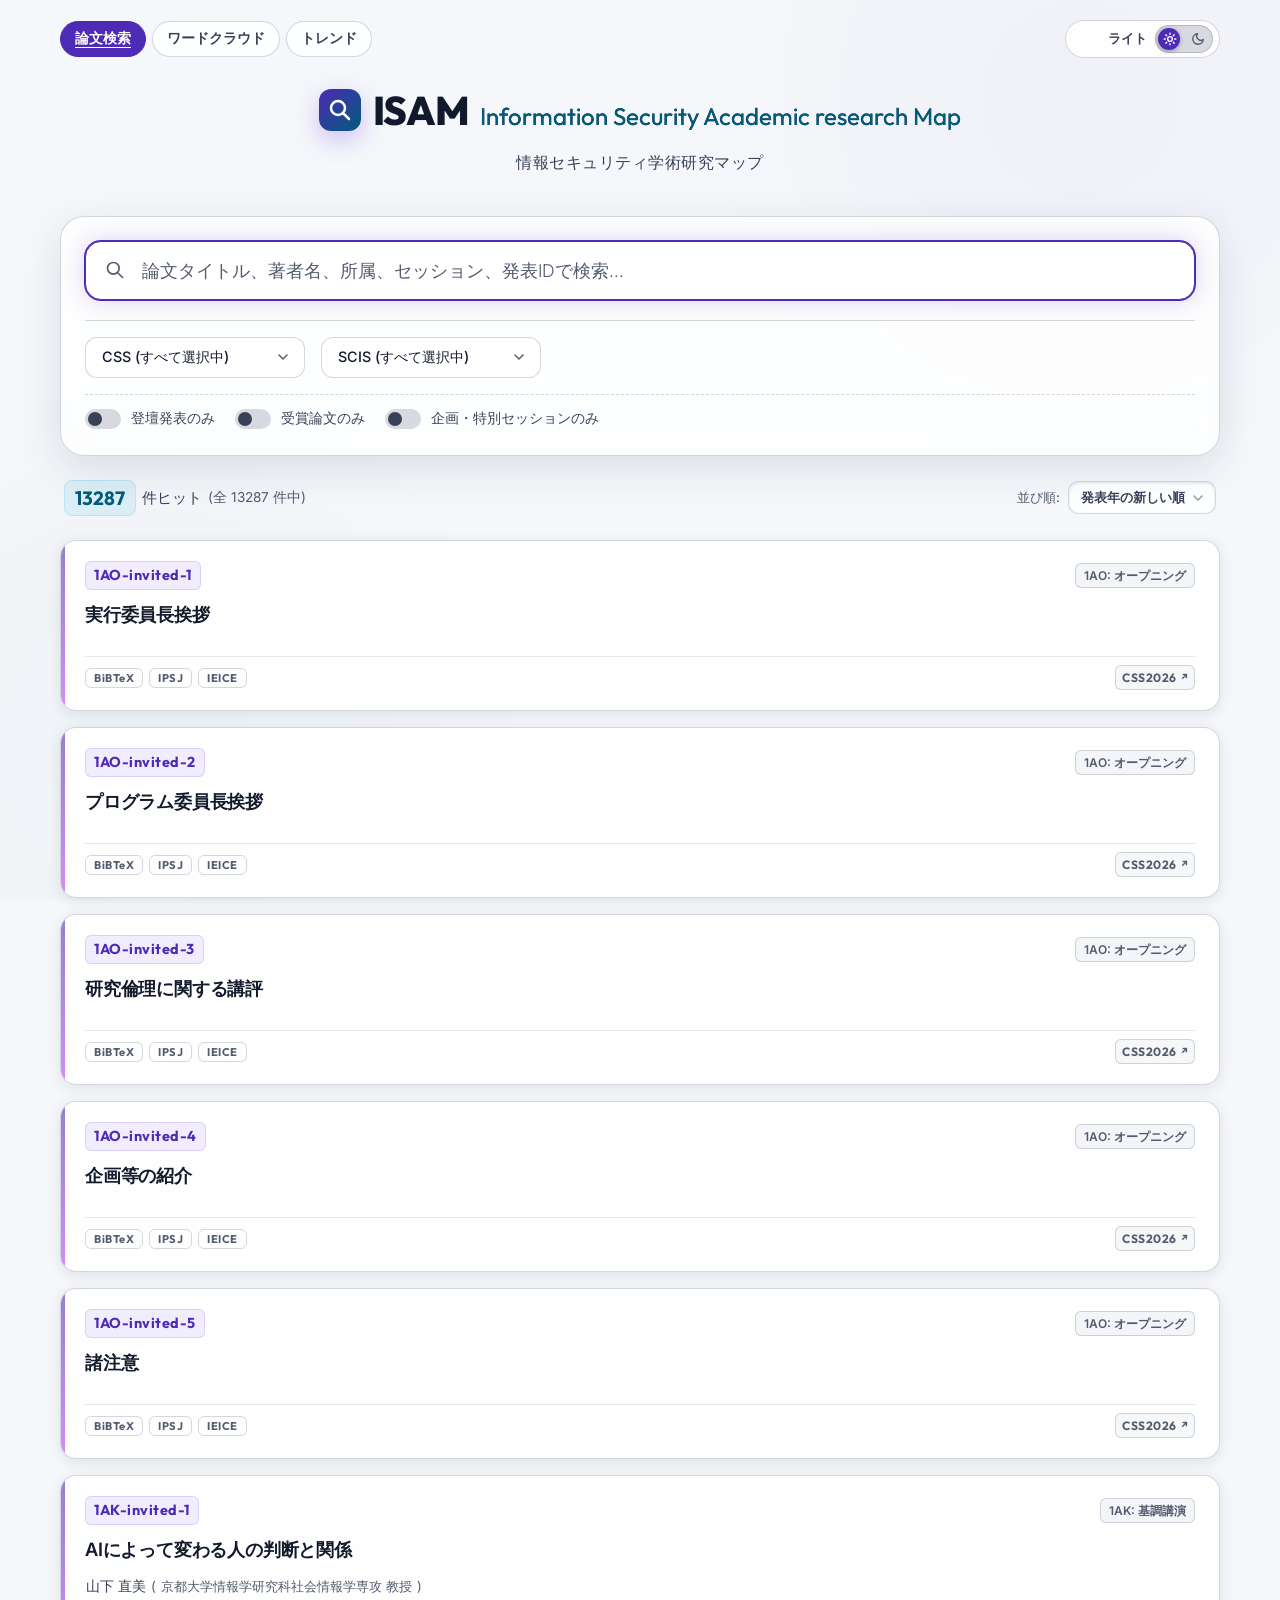
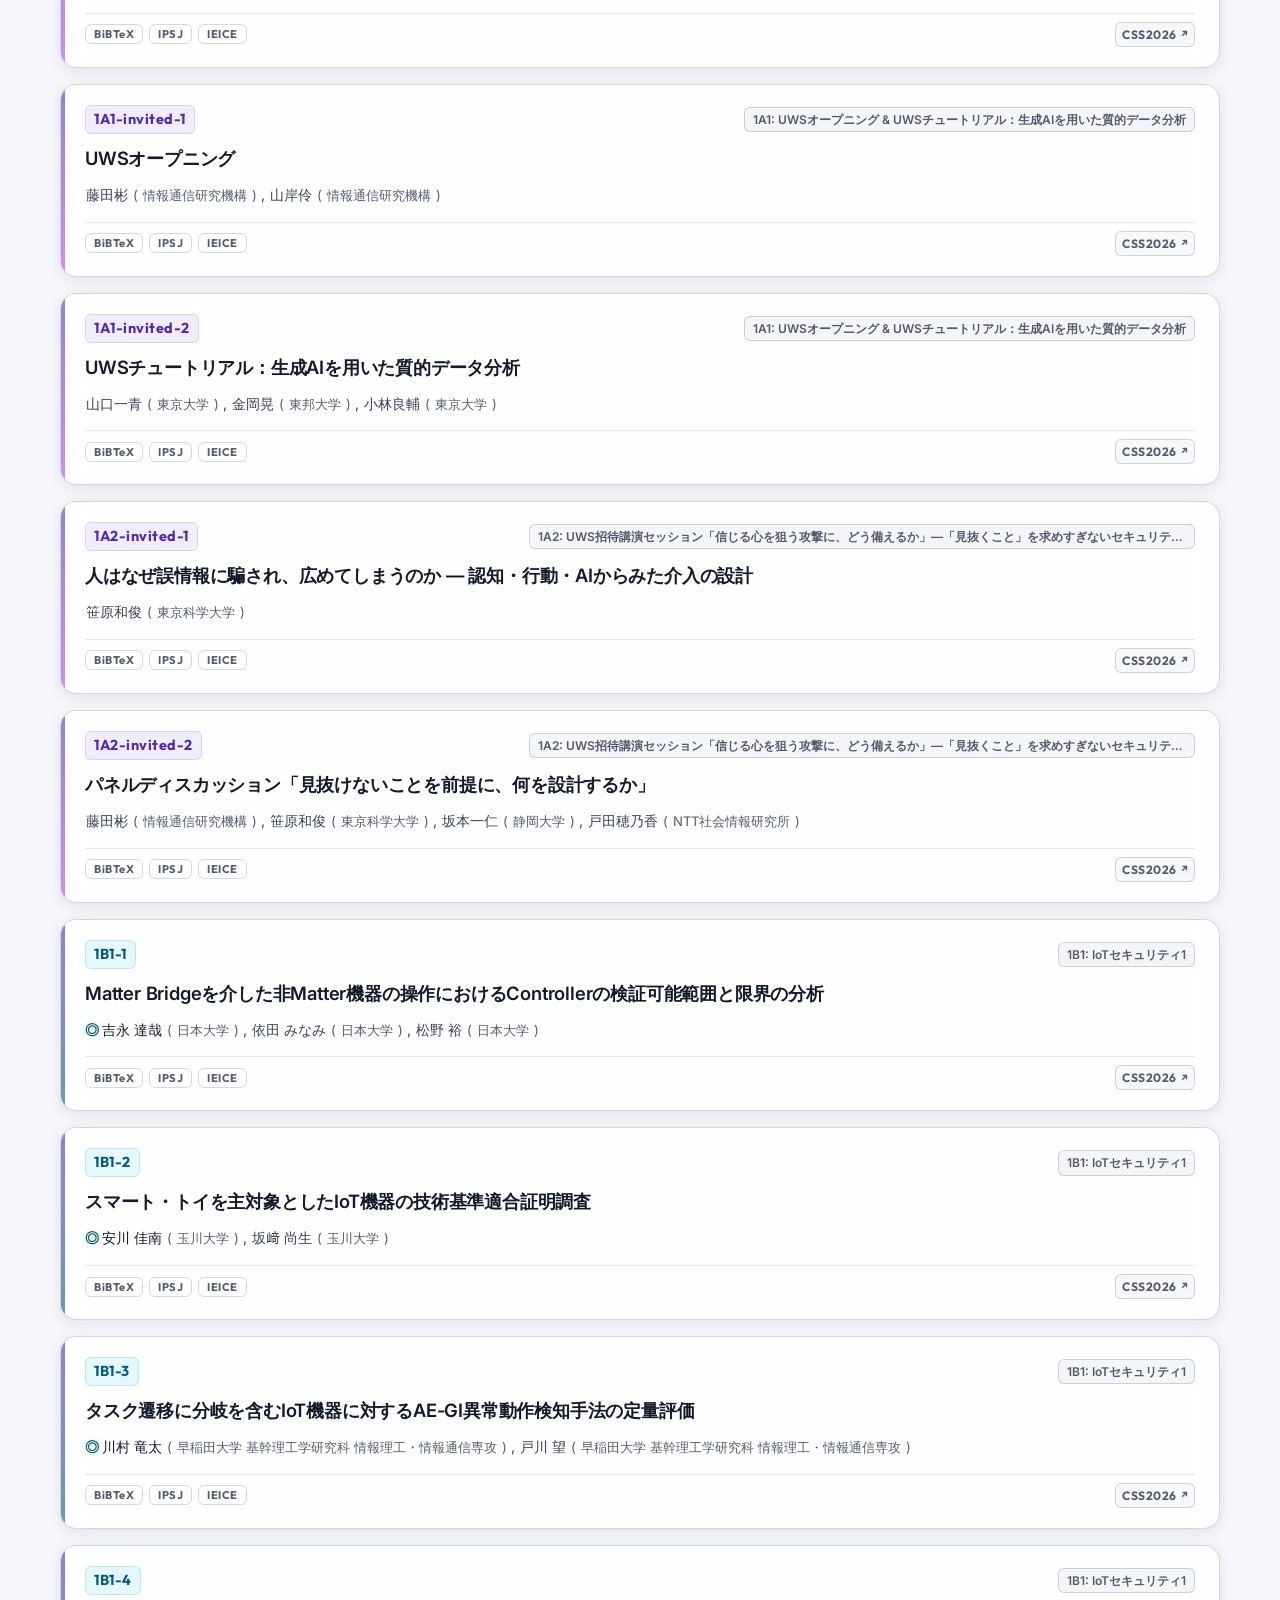
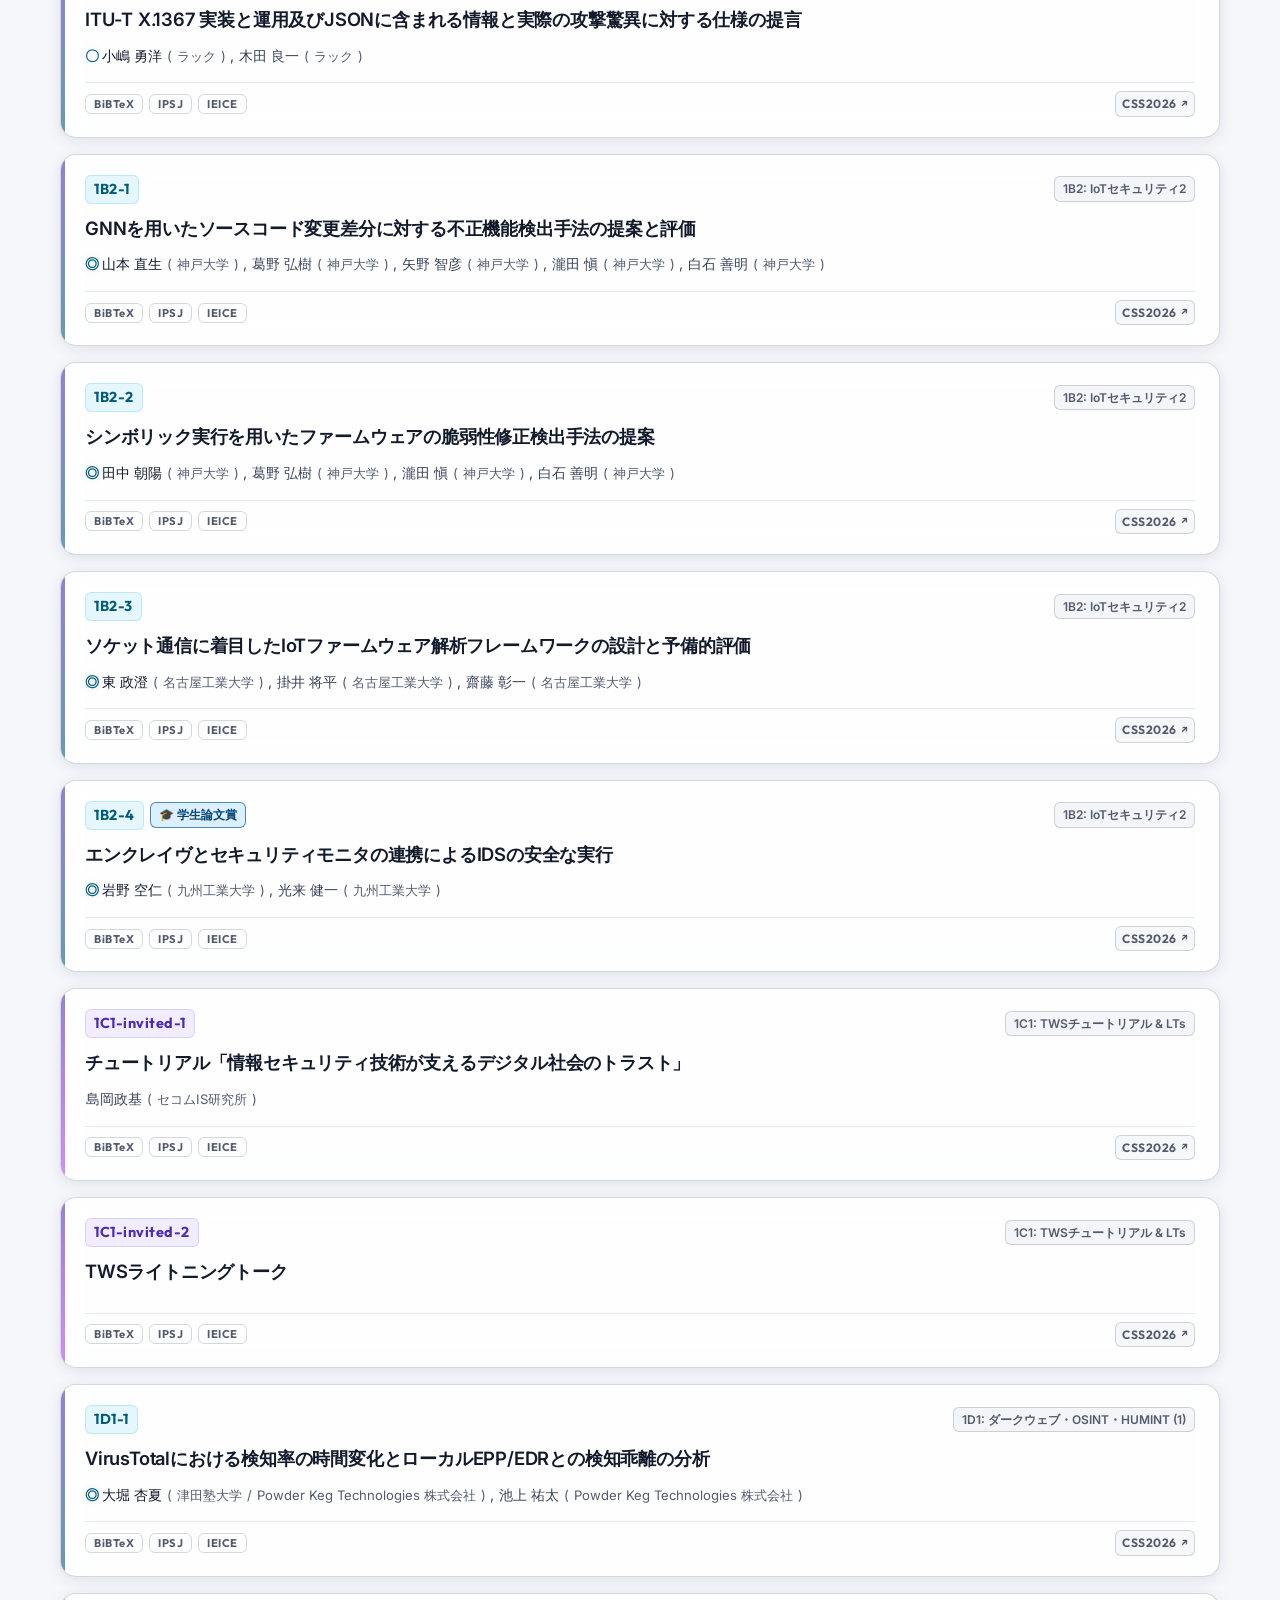
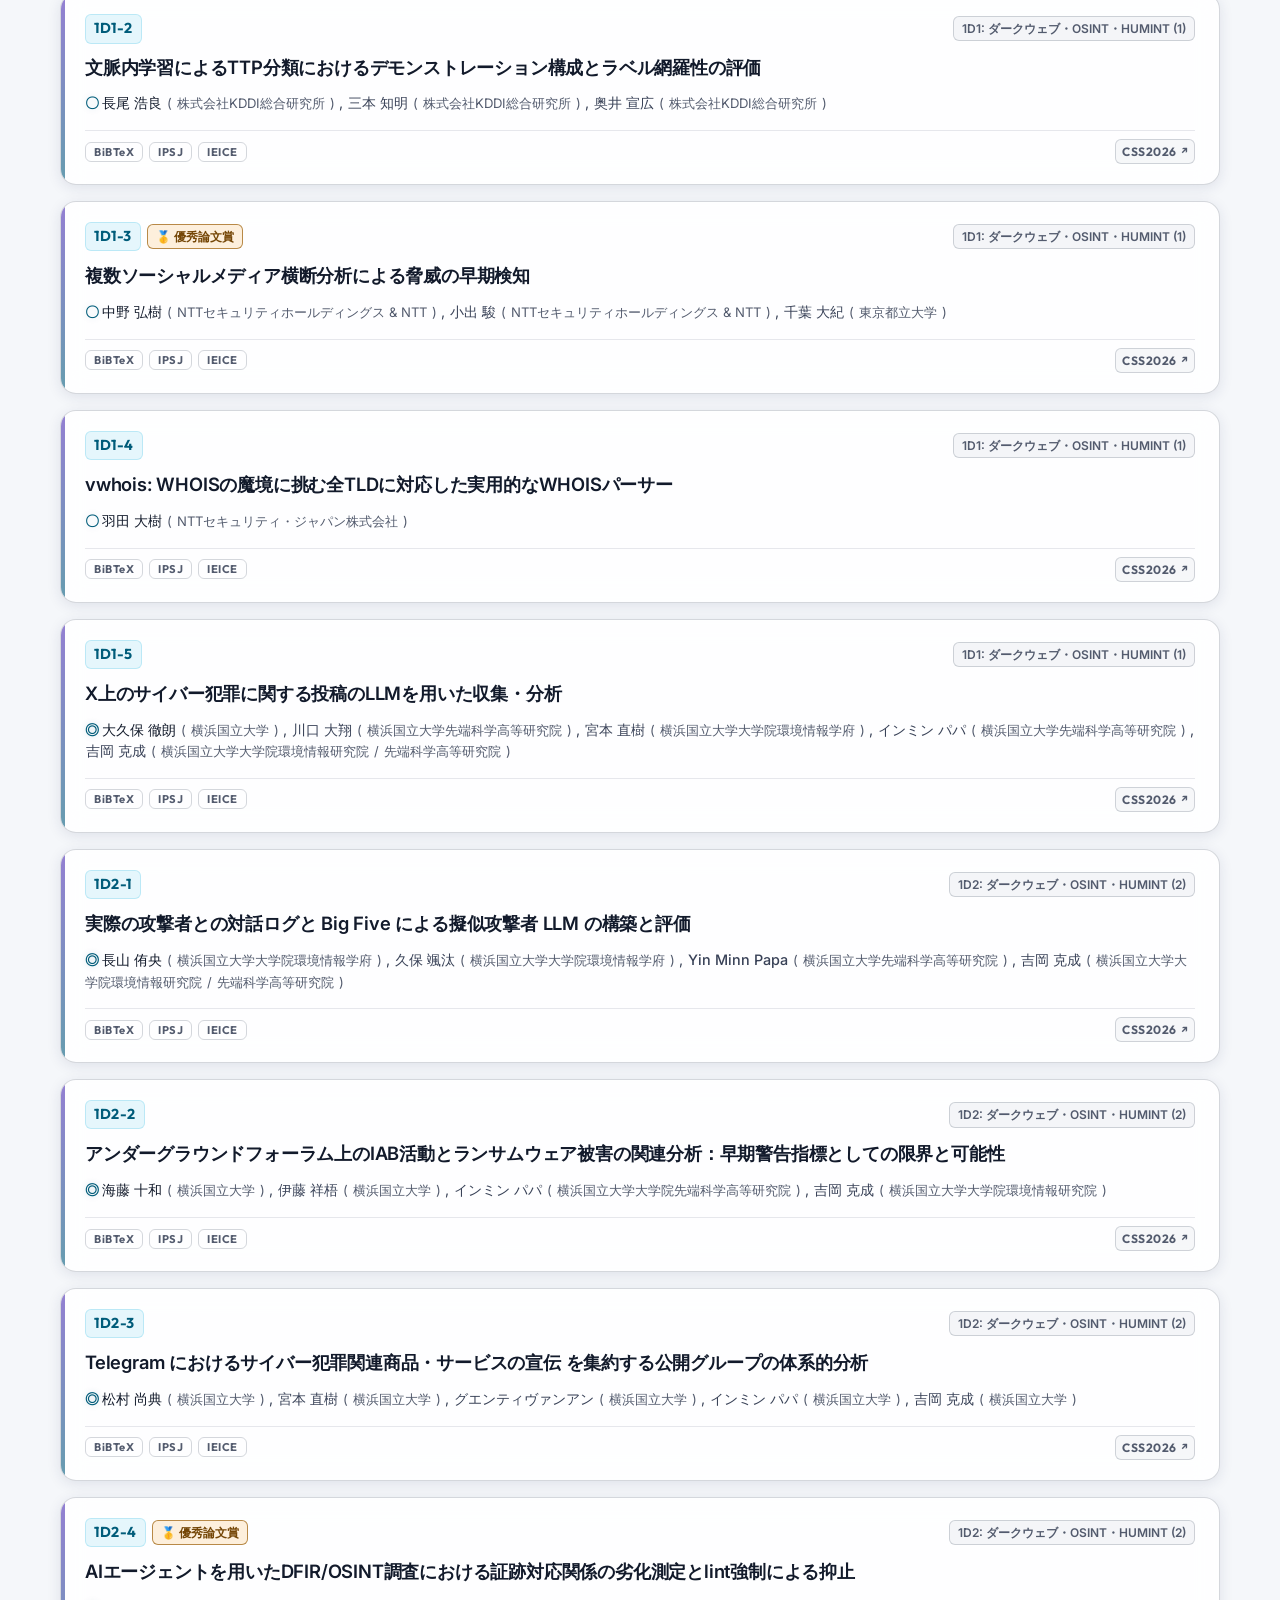
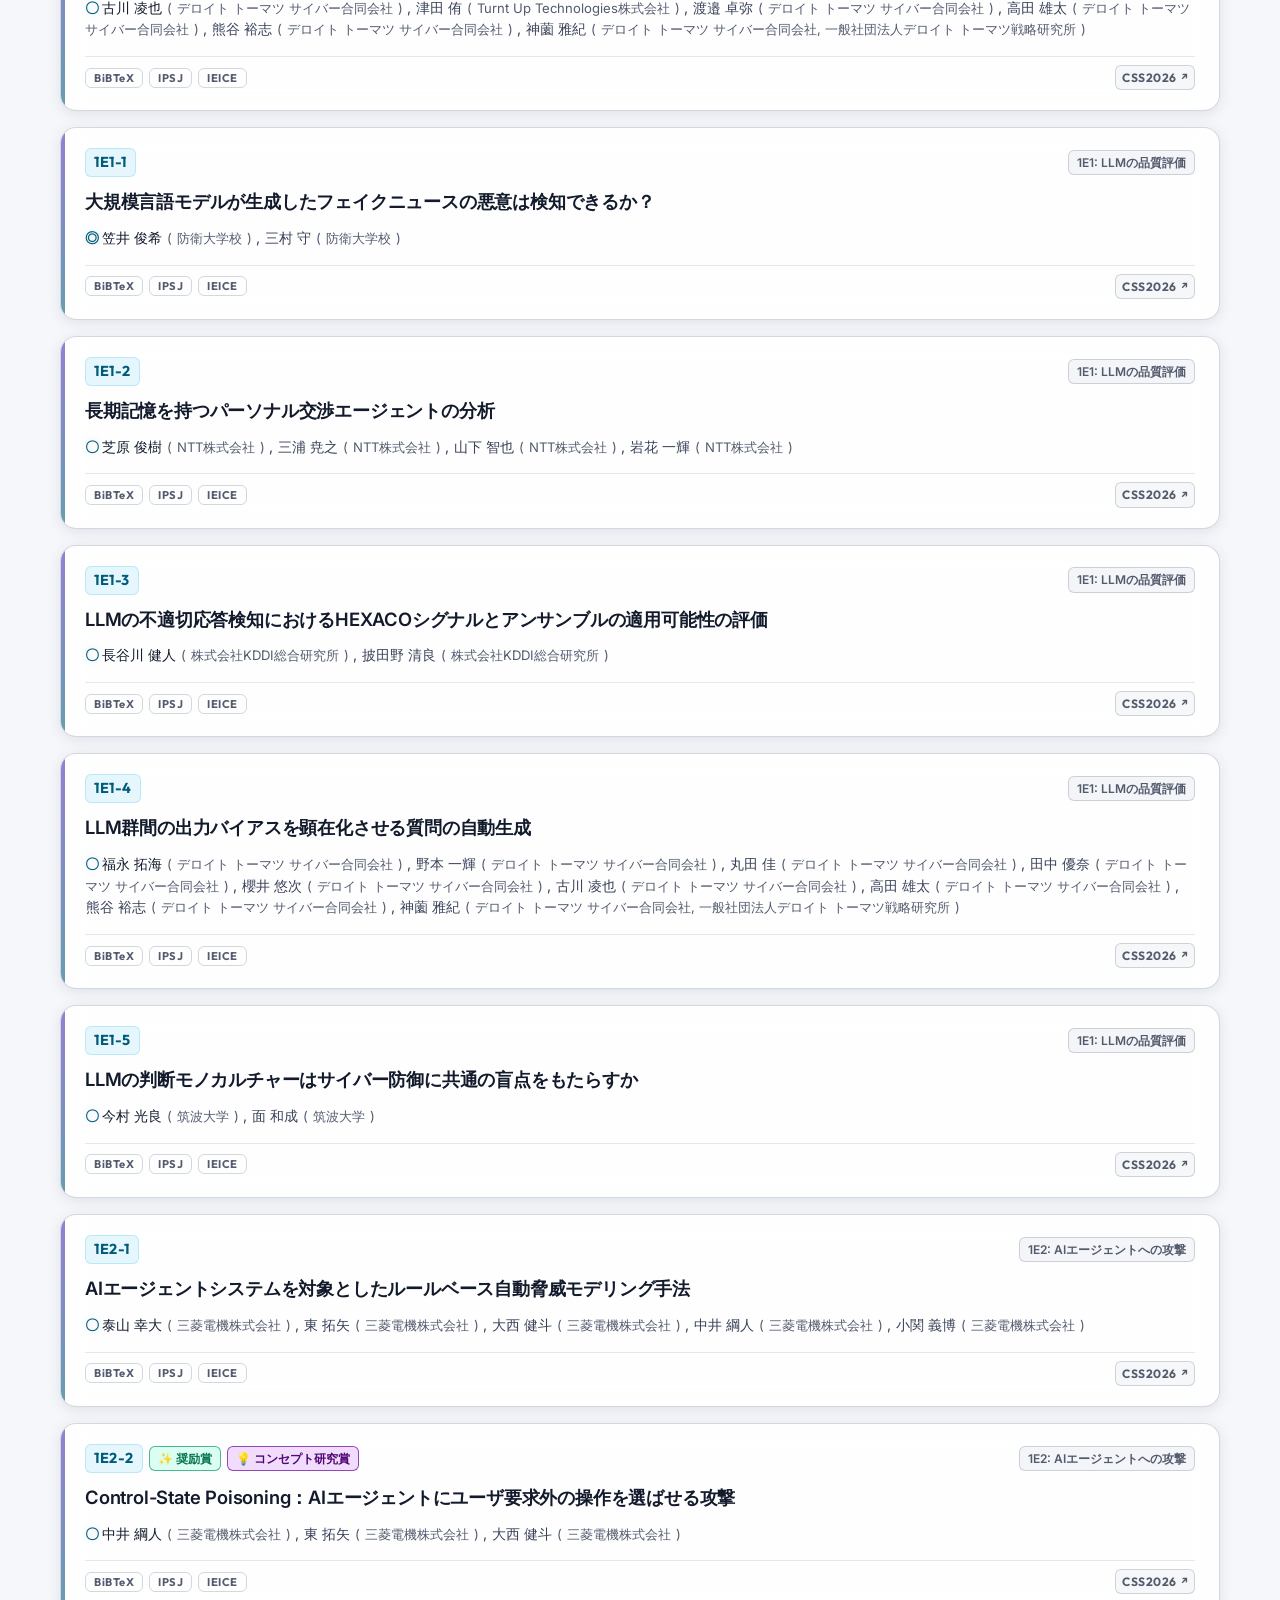
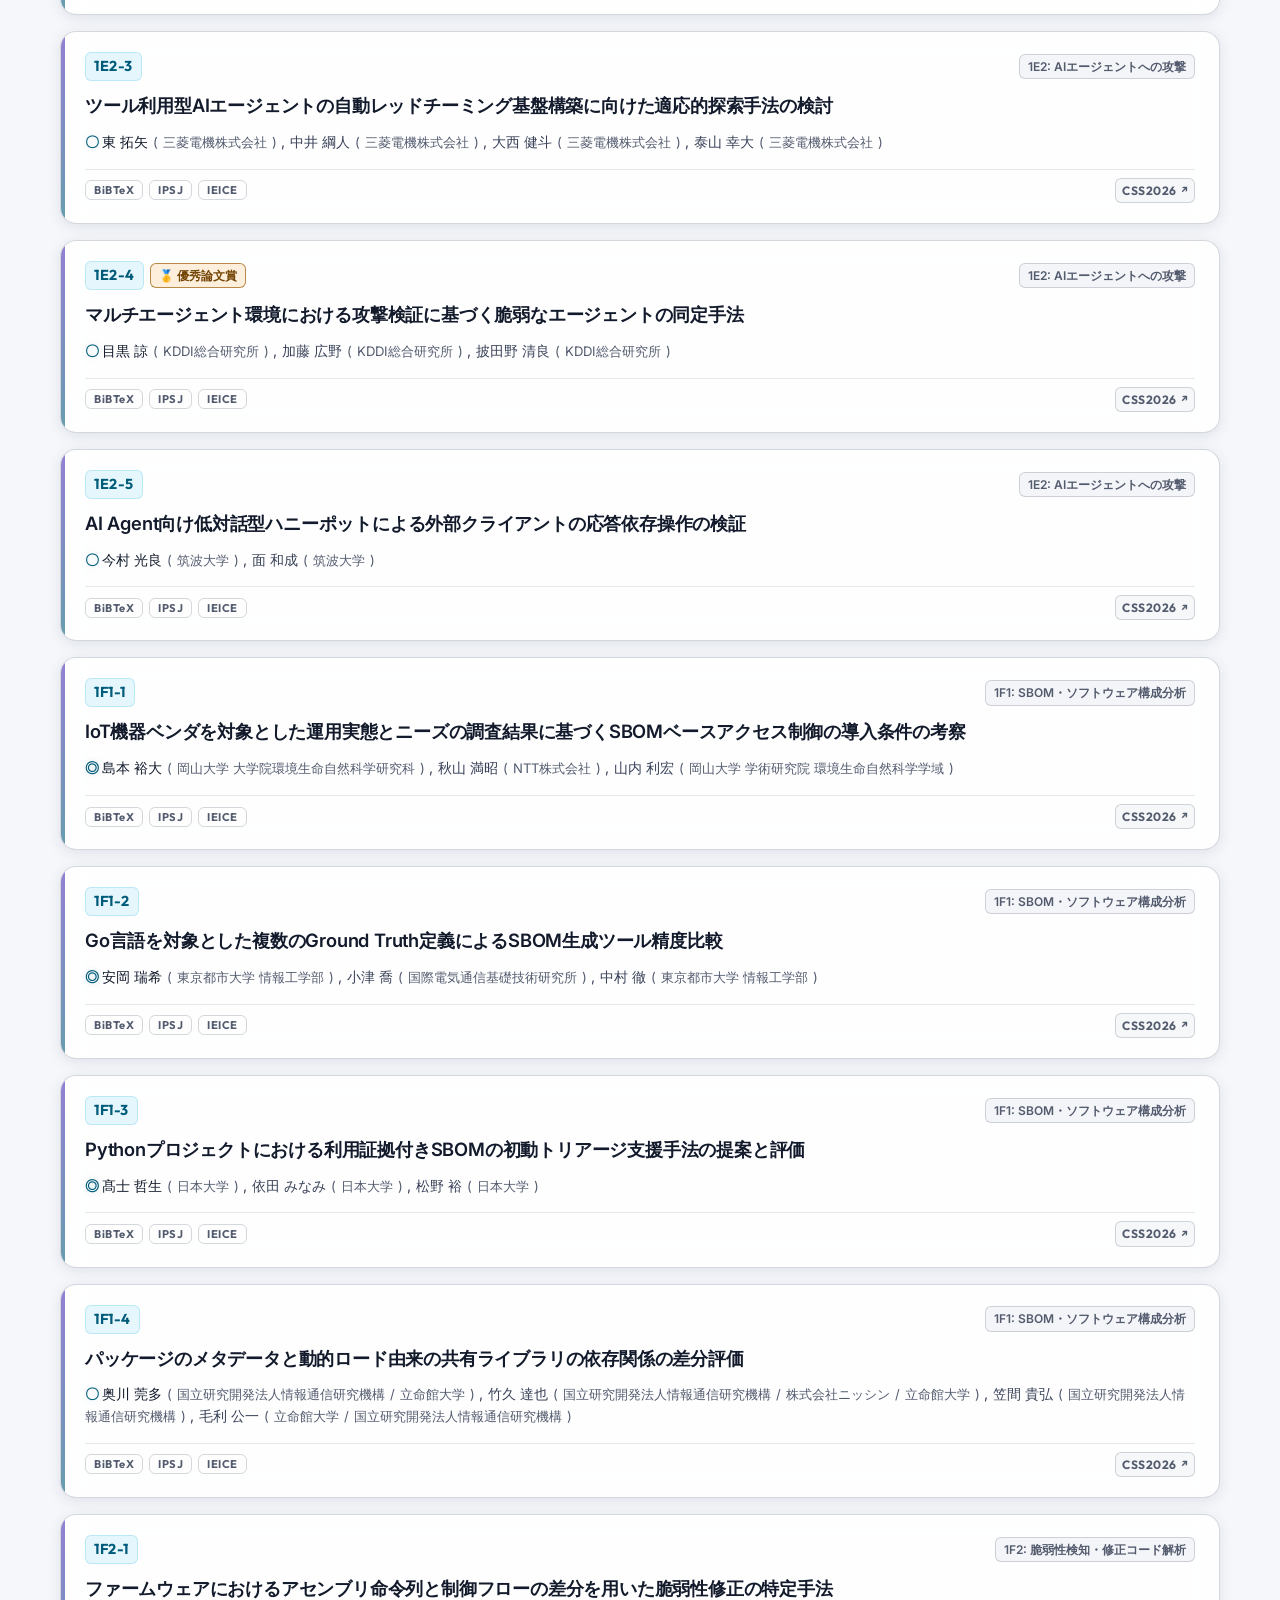
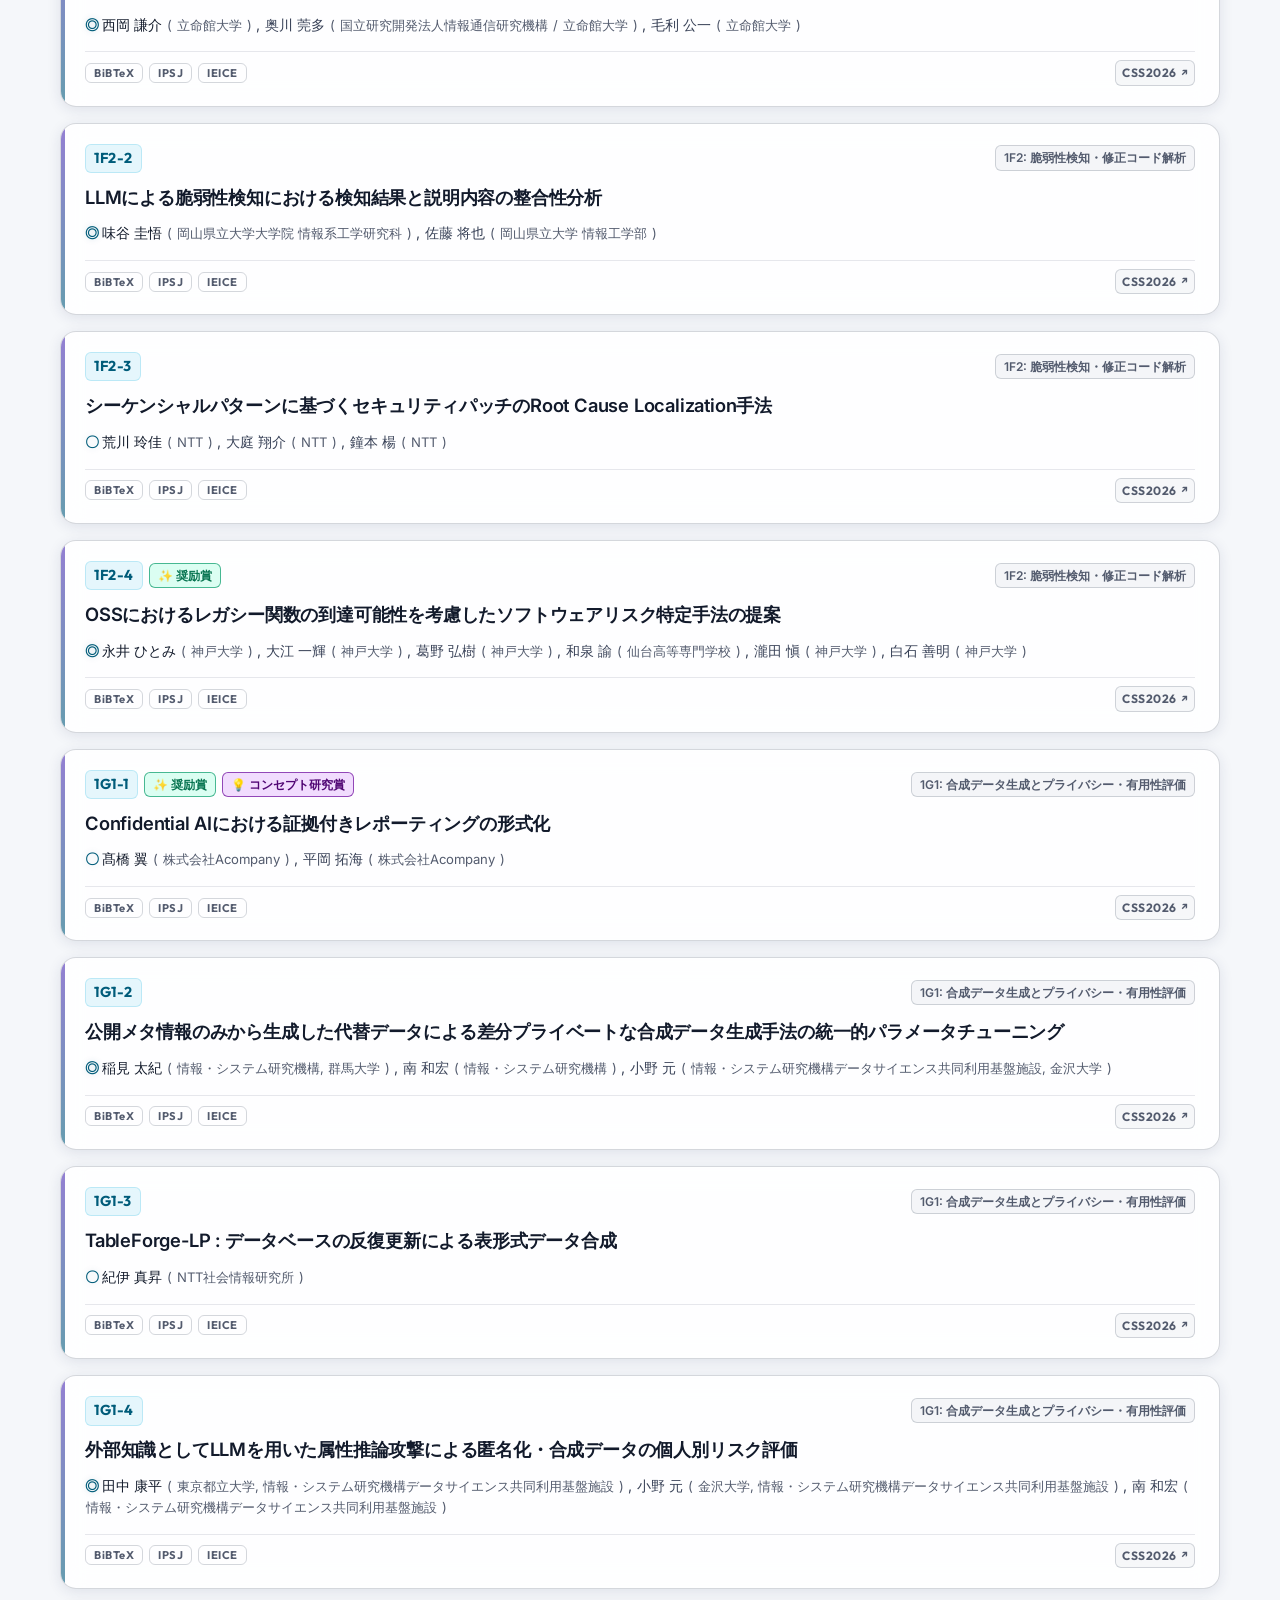
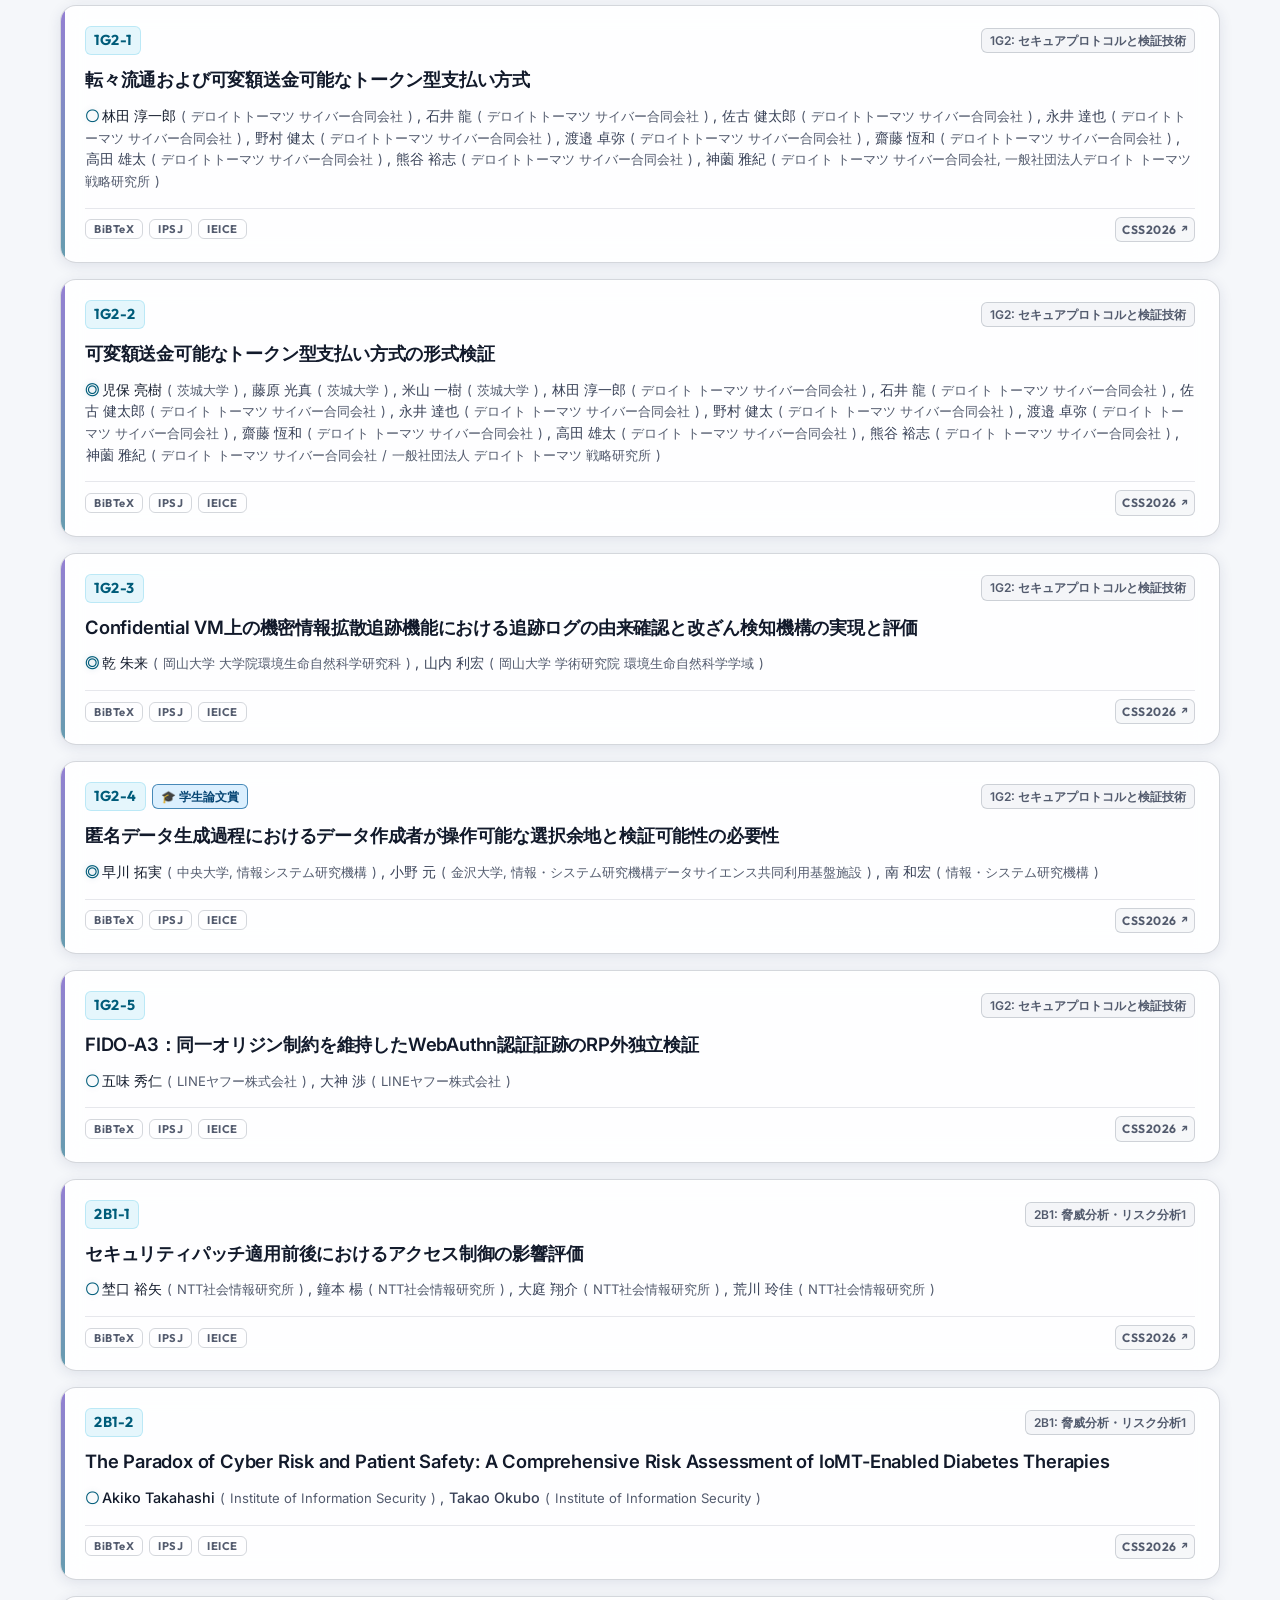
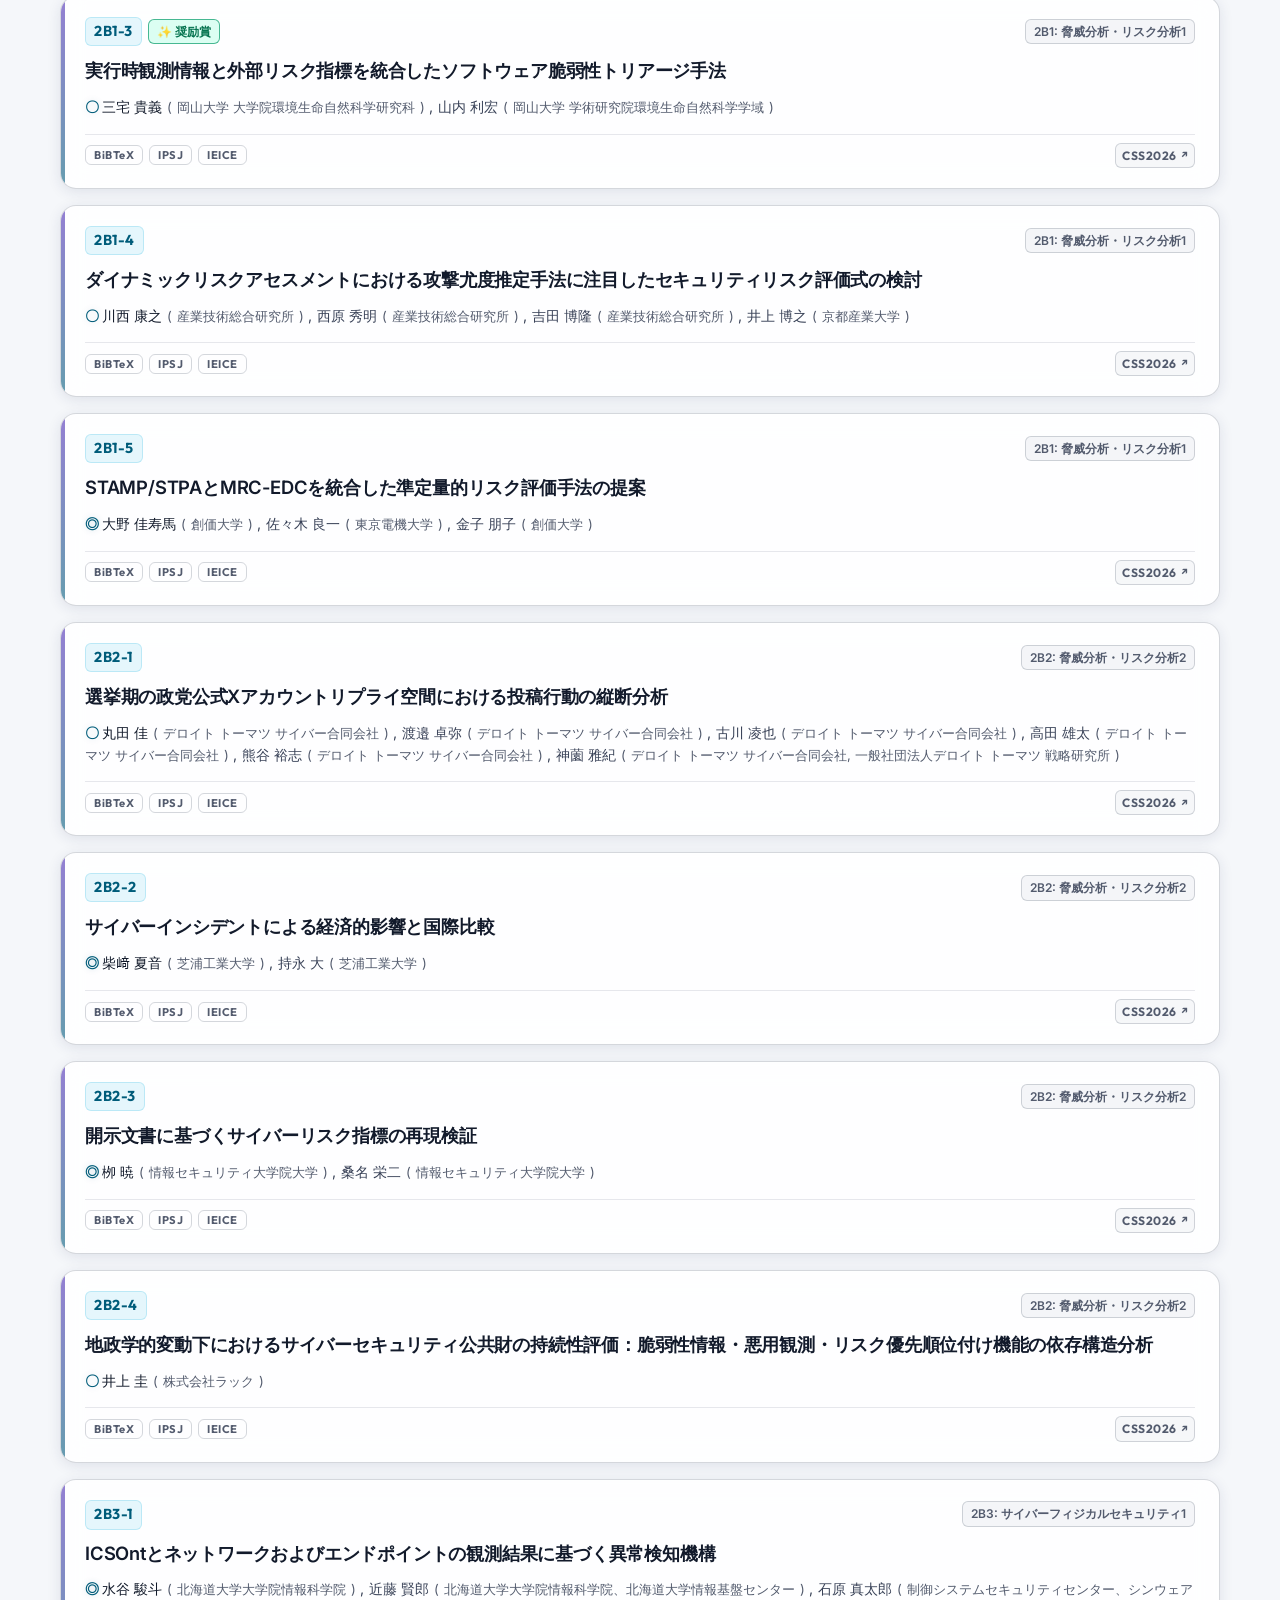
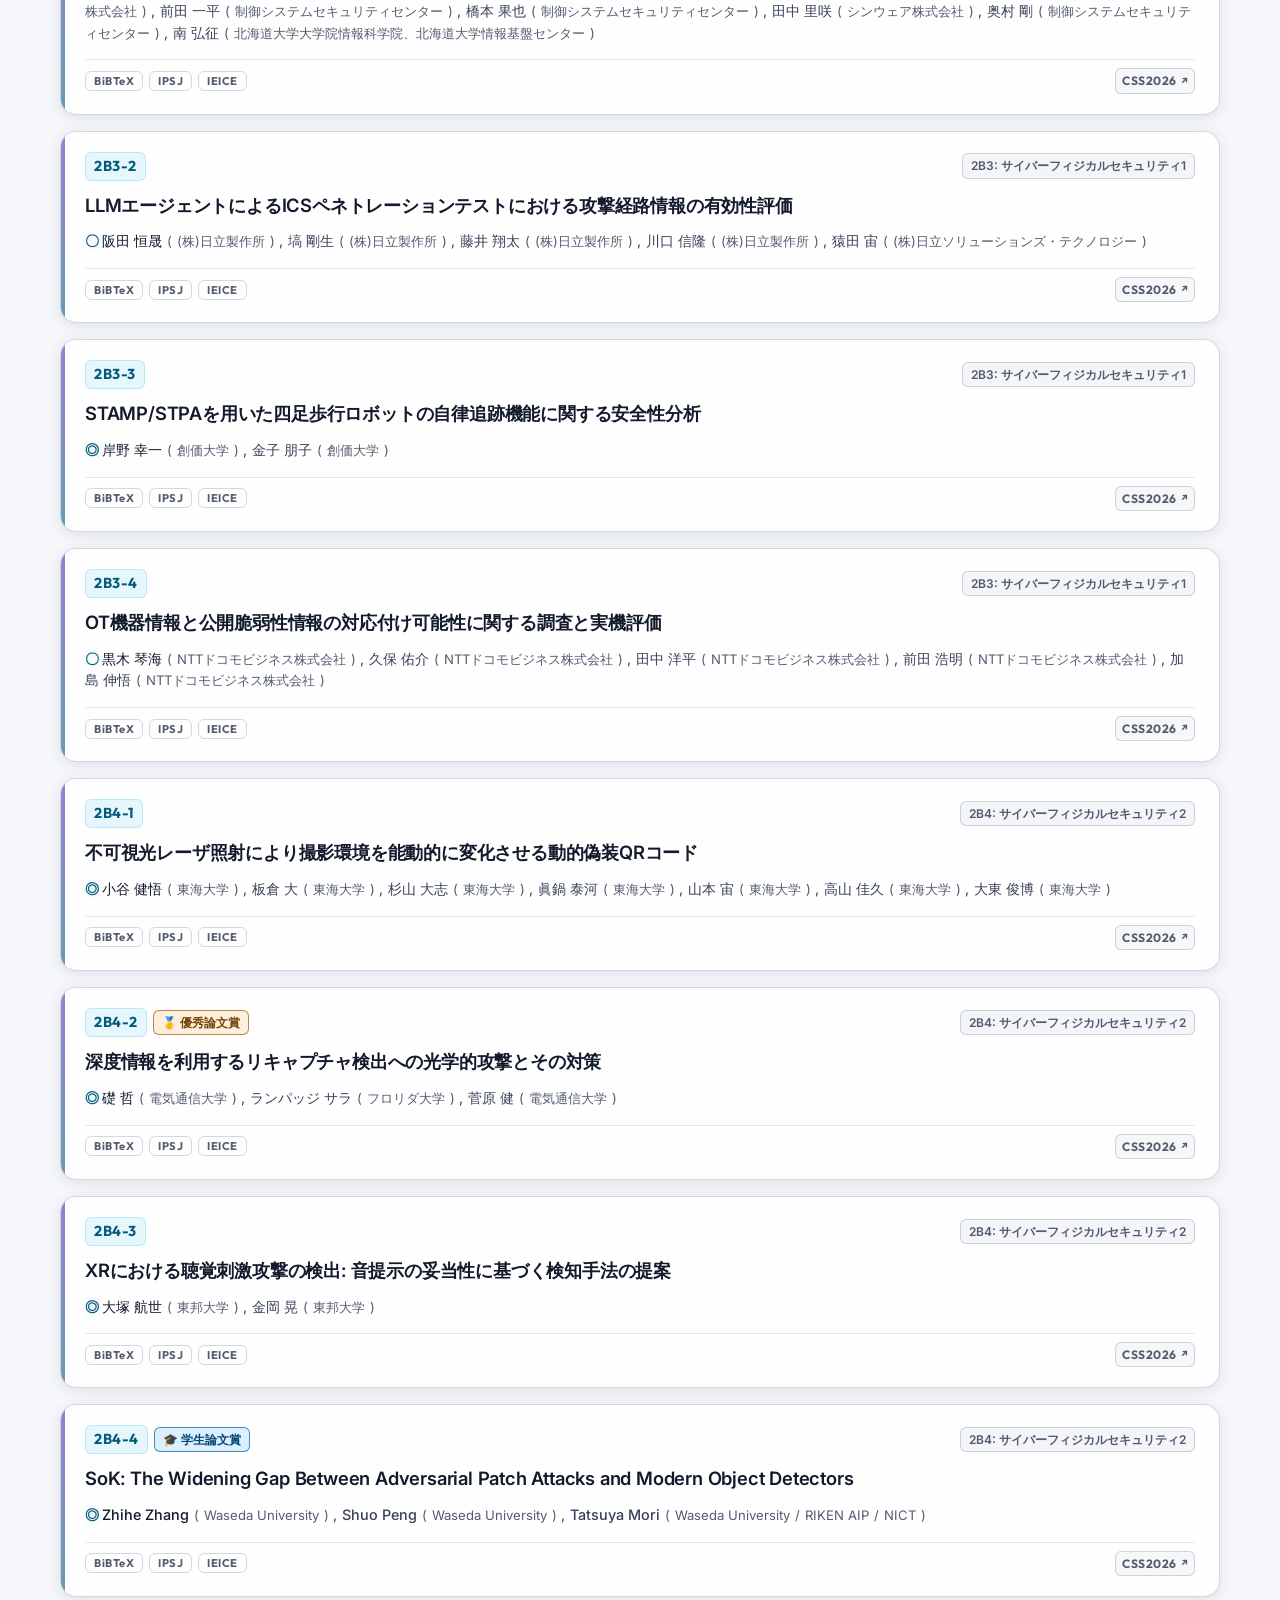
<file: index.html>
<!DOCTYPE html>
<html lang="ja">
<head>
    <meta charset="UTF-8">
    <meta name="viewport" content="width=device-width, initial-scale=1.0">
    <title>情報セキュリティ学術研究マップ ＜ISAM＞ (Information Security Academic research Map)</title>
    
    <!-- SEOメタデータ -->
    <meta name="description" content="コンピュータセキュリティシンポジウム (CSS) および 暗号と情報セキュリティシンポジウム (SCIS) のプログラムを瞬時にインクリメンタル検索できる完全サーバーレスの超高速検索システム。">
    <meta name="keywords" content="CSS2025, SCIS, コンピュータセキュリティシンポジウム, 学会プログラム, 論文検索, 全文検索, インクリメンタル検索">
    <meta name="author" content="ISAM Dev">
    
    <!-- OGPメタデータ -->
    <meta property="og:title" content="情報セキュリティ学術研究マップ ＜ISAM＞ (Information Security Academic research Map)">
    <meta property="og:description" content="コンピュータセキュリティシンポジウム (CSS) のプログラムをミリ秒単位でインクリメンタル検索。完全クライアントサイド完結。">
    <meta property="og:type" content="website">
    
    <!-- Google Fonts: Outfit (ヘッダー・タイトル用) & Inter (本文用) -->
    <link rel="preconnect" href="https://fonts.googleapis.com">
    <link rel="preconnect" href="https://fonts.gstatic.com" crossorigin>
    <link href="https://fonts.googleapis.com/css2?family=Inter:wght@300;400;500;600;700&family=Outfit:wght@400;600;700;800&display=swap" rel="stylesheet">
    
    <!-- テーマ(ダーク/ライト)を描画前に適用してちらつきを防止: 保存値 → OS設定 → ダーク -->
    <script>
        (function () {
            var theme = 'dark';
            try {
                var saved = localStorage.getItem('isam-theme');
                if (saved === 'light' || saved === 'dark') {
                    theme = saved;
                } else if (window.matchMedia && window.matchMedia('(prefers-color-scheme: light)').matches) {
                    theme = 'light';
                }
            } catch (e) {
                if (window.matchMedia && window.matchMedia('(prefers-color-scheme: light)').matches) theme = 'light';
            }
            document.documentElement.setAttribute('data-theme', theme);
        })();
    </script>

    <!-- スタイルシートの読み込み -->
    <link rel="stylesheet" href="css/style.css">
</head>
<body>

    <!-- 背景の光彩エフェクト (固定コンテナで包みスクロール干渉を完全回避) -->
    <div class="bg-glow-container">
        <div class="bg-glow bg-glow-1"></div>
        <div class="bg-glow bg-glow-2"></div>
    </div>

    <div class="app-container">
        <!-- メインヘッダー -->
        <header class="app-header">
            <div class="app-topbar">
                <nav class="site-nav" aria-label="機能メニュー">
                    <ul>
                        <li><a href="index.html" aria-current="page">論文検索</a></li>
                        <li><a href="wordcloud.html">ワードクラウド</a></li>
                        <li><a href="trend.html">トレンド</a></li>
                    </ul>
                </nav>
                <!-- テーマ切替スイッチ (ダーク/ライト) -->
                <button type="button" id="theme-toggle" class="theme-toggle" role="switch" aria-checked="true" aria-label="ダークモード" title="ダークモード / ライトモードを切り替え">
                    <span class="theme-toggle-label" id="theme-toggle-label">ダーク</span>
                    <span class="theme-toggle-track" aria-hidden="true">
                        <span class="theme-toggle-thumb"></span>
                        <svg class="icon-sun" viewBox="0 0 24 24" fill="none" stroke="currentColor" stroke-width="2.4" stroke-linecap="round" stroke-linejoin="round">
                            <circle cx="12" cy="12" r="4"/>
                            <path d="M12 2v2M12 20v2M4.9 4.9l1.4 1.4M17.7 17.7l1.4 1.4M2 12h2M20 12h2M4.9 19.1l1.4-1.4M17.7 6.3l1.4-1.4"/>
                        </svg>
                        <svg class="icon-moon" viewBox="0 0 24 24" fill="none" stroke="currentColor" stroke-width="2.4" stroke-linecap="round" stroke-linejoin="round">
                            <path d="M21 12.8A9 9 0 1 1 11.2 3a7 7 0 0 0 9.8 9.8z"/>
                        </svg>
                    </span>
                </button>
            </div>

            <div class="logo-area">
                <span class="logo-icon">
                    <svg width="24" height="24" viewBox="0 0 24 24" fill="none" xmlns="http://www.w3.org/2000/svg">
                        <path d="M21 21L15 15M17 10C17 13.866 13.866 17 10 17C6.13401 17 3 13.866 3 10C3 6.13401 6.13401 3 10 3C13.866 3 17 6.13401 17 10Z" stroke="currentColor" stroke-width="2.5" stroke-linecap="round" stroke-linejoin="round"/>
                    </svg>
                </span>
                <h1>ISAM <span class="subtitle">Information Security Academic research Map</span></h1>
            </div>
            <p class="tagline">情報セキュリティ学術研究マップ</p>
        </header>

        <!-- 検索ダッシュボード -->
        <main class="search-dashboard">
            <section class="search-control-panel">
                <!-- 検索バー -->
                <div class="search-box-wrapper">
                    <div class="search-icon-inside">
                        <svg width="20" height="20" viewBox="0 0 24 24" fill="none" xmlns="http://www.w3.org/2000/svg">
                            <path d="M21 21L15 15M17 10C17 13.866 13.866 17 10 17C6.13401 17 3 13.866 3 10C3 6.13401 6.13401 3 10 3C13.866 3 17 6.13401 17 10Z" stroke="currentColor" stroke-width="2" stroke-linecap="round" stroke-linejoin="round"/>
                        </svg>
                    </div>
                    <input type="text" id="search-input" placeholder="論文タイトル、著者名、所属、セッション、発表IDで検索..." autofocus autocomplete="off">
                    <button id="clear-btn" aria-label="検索ワードをクリア" title="検索ワードをクリア">
                        <svg width="18" height="18" viewBox="0 0 24 24" fill="none" xmlns="http://www.w3.org/2000/svg">
                            <path d="M18 6L6 18M6 6L18 18" stroke="currentColor" stroke-width="2" stroke-linecap="round" stroke-linejoin="round"/>
                        </svg>
                    </button>
                </div>

                <!-- フィルターオプション -->
                <div class="filter-panel">
                    <!-- 動的に生成される学会・開催年フィルター用コンテナ -->
                    <div class="dynamic-filters-wrapper" id="dynamic-filters-container"></div>

                    <!-- オプショントグル -->
                    <div class="filter-group options-group">
                        <label class="toggle-switch">
                            <input type="checkbox" id="presenter-only-toggle">
                            <span class="slider"></span>
                            <span class="toggle-label">登壇発表のみ</span>
                        </label>
                        
                        <label class="toggle-switch">
                            <input type="checkbox" id="awarded-only-toggle">
                            <span class="slider"></span>
                            <span class="toggle-label">受賞論文のみ</span>
                        </label>

                        <label class="toggle-switch">
                            <input type="checkbox" id="invited-only-toggle">
                            <span class="slider"></span>
                            <span class="toggle-label">企画・特別セッションのみ</span>
                        </label>
                    </div>
                </div>
            </section>

            <!-- 検索統計とローダー -->
            <div class="status-bar">
                <div id="stats-container" class="stats">
                    <span class="count-badge animate-pulse" id="results-count">-</span> 件ヒット <span class="total-count" id="total-count-text"></span>
                </div>
                <div class="status-bar-right">
                    <!-- ソート選択UI -->
                    <div class="sort-selector-wrapper">
                        <label for="sort-select" class="sort-label">並び順:</label>
                        <select id="sort-select" class="sort-select" aria-label="並び順を選択">
                            <option value="desc" selected>発表年の新しい順</option>
                            <option value="asc">発表年の古い順</option>
                        </select>
                    </div>
                    
                    <div id="loading-indicator" class="loader hide">
                        <div class="spinner"></div>
                        <span>ロード中...</span>
                    </div>
                </div>
            </div>

            <!-- 検索結果表示エリア -->
            <section class="results-section">
                <!-- スケルトンローディング画面 -->
                <div id="skeleton-container" class="skeleton-list">
                    <div class="skeleton-item"></div>
                    <div class="skeleton-item"></div>
                    <div class="skeleton-item"></div>
                </div>

                <!-- 実際の検索結果リスト -->
                <div id="results-list" class="results-list hide"></div>

                <!-- 空状態 (Empty State) 表示 -->
                <div id="empty-state" class="empty-state hide">
                    <div class="empty-icon">
                        <svg width="64" height="64" viewBox="0 0 24 24" fill="none" xmlns="http://www.w3.org/2000/svg">
                            <path d="M21 21L15 15M17 10C17 13.866 13.866 17 10 17C6.13401 17 3 13.866 3 10C3 6.13401 6.13401 3 10 3C13.866 3 17 6.13401 17 10Z" stroke="currentColor" stroke-width="2" stroke-linecap="round"/>
                        </svg>
                    </div>
                    <h3>該当する発表が見つかりませんでした</h3>
                    <p>キーワードの綴りを確認するか、別の検索語を試してください。</p>
                </div>
            </section>
        </main>

        <!-- アプリフッター -->
        <footer class="app-footer">
            <p>&copy; 2010 @akirakanaoka et al.</p>
        </footer>
    </div>

    <!-- JavaScript の読み込み -->
    <script src="js/app.js"></script>
</body>
</html>
</file>
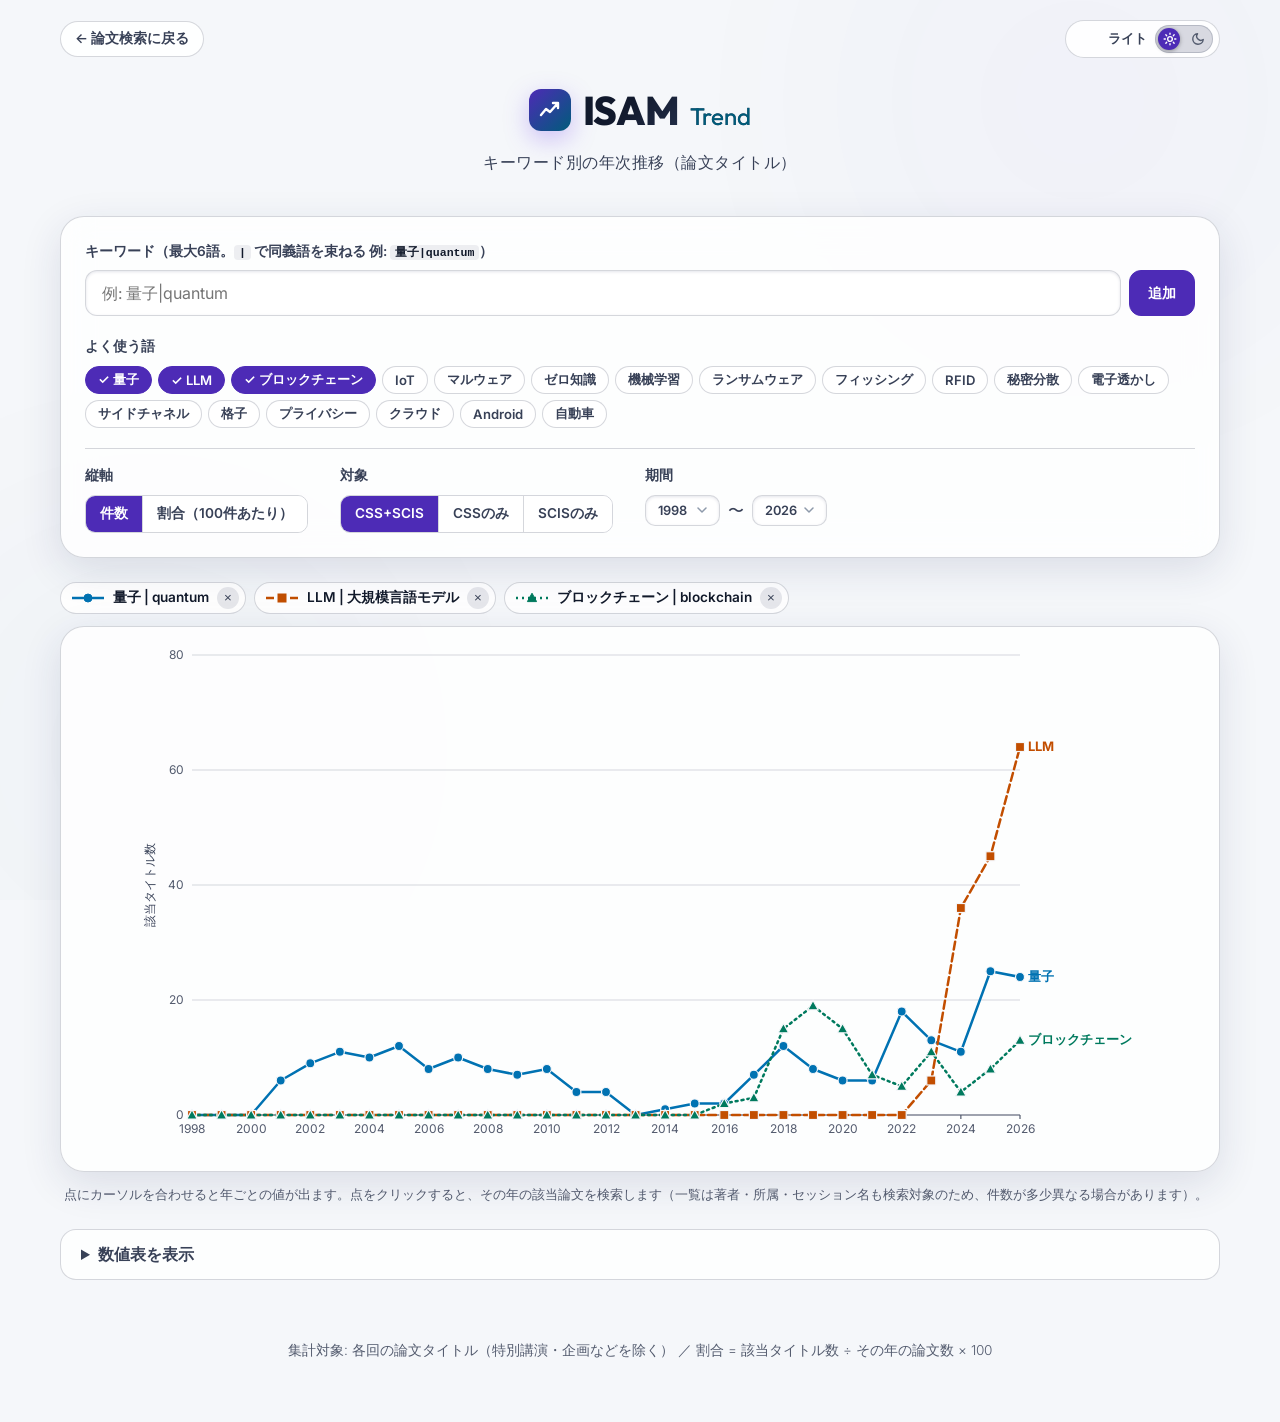
<file: trend.html>
<!DOCTYPE html>
<html lang="ja">
<head>
    <meta charset="UTF-8">
    <meta name="viewport" content="width=device-width, initial-scale=1.0">
    <title>トレンド｜ISAM 情報セキュリティ学術研究マップ</title>
    <meta name="description" content="CSS・SCIS の論文タイトルに含まれるキーワードの年ごとの推移（件数・割合）を折れ線グラフで表示します。">

    <!-- テーマ(ダーク/ライト)を描画前に適用: 保存値 → OS設定 → ダーク -->
    <script>
        (function () {
            var theme = 'dark';
            try {
                var saved = localStorage.getItem('isam-theme');
                if (saved === 'light' || saved === 'dark') {
                    theme = saved;
                } else if (window.matchMedia && window.matchMedia('(prefers-color-scheme: light)').matches) {
                    theme = 'light';
                }
            } catch (e) {
                if (window.matchMedia && window.matchMedia('(prefers-color-scheme: light)').matches) theme = 'light';
            }
            document.documentElement.setAttribute('data-theme', theme);
        })();
    </script>

    <link rel="preconnect" href="https://fonts.googleapis.com">
    <link rel="preconnect" href="https://fonts.gstatic.com" crossorigin>
    <link href="https://fonts.googleapis.com/css2?family=Inter:wght@300;400;500;600;700&family=Outfit:wght@400;600;700;800&display=swap" rel="stylesheet">
    <link rel="stylesheet" href="css/style.css">
    <link rel="stylesheet" href="css/trend.css">
</head>
<body>
    <div class="bg-glow-container">
        <div class="bg-glow bg-glow-1"></div>
        <div class="bg-glow bg-glow-2"></div>
    </div>

    <div class="app-container">
        <header class="app-header">
            <div class="app-topbar">
                <a class="back-link" href="index.html">&larr; 論文検索に戻る</a>
                <!-- テーマ切替スイッチ (ダーク/ライト) -->
                <button type="button" id="theme-toggle" class="theme-toggle" role="switch" aria-checked="true" aria-label="ダークモード" title="ダークモード / ライトモードを切り替え">
                    <span class="theme-toggle-label" id="theme-toggle-label">ダーク</span>
                    <span class="theme-toggle-track" aria-hidden="true">
                        <span class="theme-toggle-thumb"></span>
                        <svg class="icon-sun" viewBox="0 0 24 24" fill="none" stroke="currentColor" stroke-width="2.4" stroke-linecap="round" stroke-linejoin="round">
                            <circle cx="12" cy="12" r="4"/>
                            <path d="M12 2v2M12 20v2M4.9 4.9l1.4 1.4M17.7 17.7l1.4 1.4M2 12h2M20 12h2M4.9 19.1l1.4-1.4M17.7 6.3l1.4-1.4"/>
                        </svg>
                        <svg class="icon-moon" viewBox="0 0 24 24" fill="none" stroke="currentColor" stroke-width="2.4" stroke-linecap="round" stroke-linejoin="round">
                            <path d="M21 12.8A9 9 0 1 1 11.2 3a7 7 0 0 0 9.8 9.8z"/>
                        </svg>
                    </span>
                </button>
            </div>

            <div class="logo-area">
                <span class="logo-icon">
                    <svg width="24" height="24" viewBox="0 0 24 24" fill="none" xmlns="http://www.w3.org/2000/svg" aria-hidden="true">
                        <path d="M3 17l5-6 4 3 8-9M15 5h5v5" stroke="currentColor" stroke-width="2.4" stroke-linecap="round" stroke-linejoin="round"/>
                    </svg>
                </span>
                <h1>ISAM <span class="subtitle">Trend</span></h1>
            </div>
            <p class="tagline">キーワード別の年次推移（論文タイトル）</p>
        </header>

        <main class="search-dashboard">
            <!-- 操作パネル -->
            <section class="search-control-panel tr-controls" aria-label="キーワードと表示の設定">
                <form class="tr-add" id="tr-form" autocomplete="off">
                    <label for="tr-input" class="tr-label">キーワード（最大6語。<code>|</code> で同義語を束ねる 例: <code>量子|quantum</code>）</label>
                    <div class="tr-add-row">
                        <input type="text" id="tr-input" class="tr-input" placeholder="例: 量子|quantum" enterkeyhint="done">
                        <button type="submit" class="tr-btn tr-btn-primary">追加</button>
                    </div>
                </form>

                <div class="tr-presets">
                    <span class="tr-label">よく使う語</span>
                    <div class="tr-preset-list" id="tr-presets" role="group" aria-label="おすすめのキーワード"></div>
                </div>

                <div class="tr-options">
                    <div class="tr-field">
                        <span class="tr-label" id="tr-unit-label">縦軸</span>
                        <div class="tr-seg" role="radiogroup" aria-labelledby="tr-unit-label">
                            <label><input type="radio" name="tr-unit" value="count" checked><span>件数</span></label>
                            <label><input type="radio" name="tr-unit" value="ratio"><span>割合（100件あたり）</span></label>
                        </div>
                    </div>
                    <div class="tr-field">
                        <span class="tr-label" id="tr-conf-label">対象</span>
                        <div class="tr-seg" role="radiogroup" aria-labelledby="tr-conf-label">
                            <label><input type="radio" name="tr-conf" value="all" checked><span>CSS+SCIS</span></label>
                            <label><input type="radio" name="tr-conf" value="css"><span>CSSのみ</span></label>
                            <label><input type="radio" name="tr-conf" value="scis"><span>SCISのみ</span></label>
                        </div>
                    </div>
                    <div class="tr-field">
                        <label class="tr-label" for="tr-from">期間</label>
                        <div class="tr-range">
                            <select id="tr-from" class="sort-select tr-select" aria-label="開始年"></select>
                            <span aria-hidden="true">〜</span>
                            <select id="tr-to" class="sort-select tr-select" aria-label="終了年"></select>
                        </div>
                    </div>
                </div>
            </section>

            <!-- グラフ -->
            <section class="tr-stage" aria-live="polite">
                <div class="tr-legend" id="tr-legend" aria-label="凡例"></div>
                <div class="tr-chart-wrap" id="tr-chart-wrap">
                    <div id="tr-chart"></div>
                    <div class="tr-tooltip hide" id="tr-tooltip" role="status"></div>
                    <div class="tr-message hide" id="tr-message"></div>
                </div>
                <p class="tr-hint" id="tr-hint"></p>
            </section>

            <!-- 数値表 (色や形に頼らず数値でも確認できる) -->
            <details class="tr-table-details" id="tr-table-details">
                <summary>数値表を表示</summary>
                <div class="tr-table-actions">
                    <button type="button" class="tr-btn" id="tr-csv">CSVをダウンロード</button>
                </div>
                <div class="tr-table-scroll">
                    <table class="tr-table" id="tr-table"></table>
                </div>
            </details>
        </main>

        <footer class="app-footer">
            <p>集計対象: 各回の論文タイトル（特別講演・企画などを除く） ／ 割合 = 該当タイトル数 ÷ その年の論文数 × 100</p>
        </footer>
    </div>

    <script src="js/theme.js"></script>
    <script src="js/trend.js"></script>
</body>
</html>
</file>
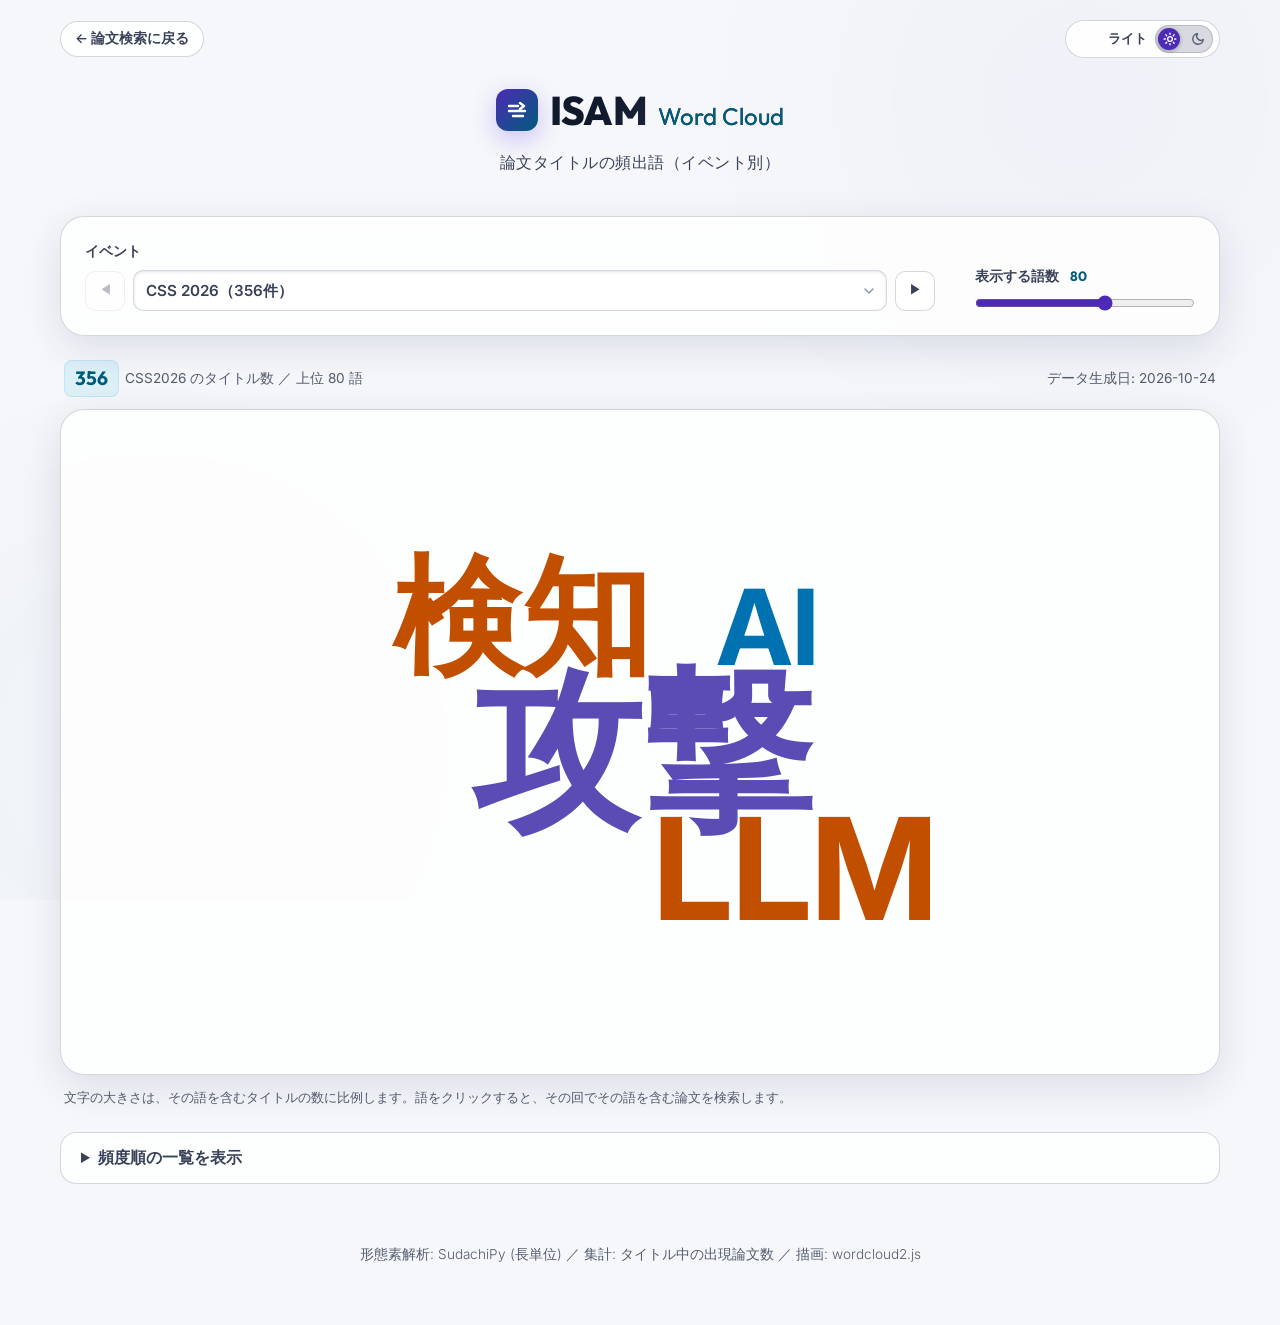
<file: wordcloud.html>
<!DOCTYPE html>
<html lang="ja">
<head>
    <meta charset="UTF-8">
    <meta name="viewport" content="width=device-width, initial-scale=1.0">
    <title>ワードクラウド｜ISAM 情報セキュリティ学術研究マップ</title>
    <meta name="description" content="CSS・SCIS の各回の論文タイトルから形態素解析で抽出した頻出語をワードクラウドで表示します。">

    <!-- テーマ(ダーク/ライト)を描画前に適用: 保存値 → OS設定 → ダーク (index.html と共通) -->
    <script>
        (function () {
            var theme = 'dark';
            try {
                var saved = localStorage.getItem('isam-theme');
                if (saved === 'light' || saved === 'dark') {
                    theme = saved;
                } else if (window.matchMedia && window.matchMedia('(prefers-color-scheme: light)').matches) {
                    theme = 'light';
                }
            } catch (e) {
                if (window.matchMedia && window.matchMedia('(prefers-color-scheme: light)').matches) theme = 'light';
            }
            document.documentElement.setAttribute('data-theme', theme);
        })();
    </script>

    <link rel="preconnect" href="https://fonts.googleapis.com">
    <link rel="preconnect" href="https://fonts.gstatic.com" crossorigin>
    <link href="https://fonts.googleapis.com/css2?family=Inter:wght@300;400;500;600;700&family=Outfit:wght@400;600;700;800&display=swap" rel="stylesheet">
    <link rel="stylesheet" href="css/style.css">
    <link rel="stylesheet" href="css/wordcloud.css">
</head>
<body>
    <div class="bg-glow-container">
        <div class="bg-glow bg-glow-1"></div>
        <div class="bg-glow bg-glow-2"></div>
    </div>

    <div class="app-container">
        <header class="app-header">
            <div class="app-topbar">
                <a class="back-link" href="index.html">&larr; 論文検索に戻る</a>
                <!-- テーマ切替スイッチ (ダーク/ライト) -->
                <button type="button" id="theme-toggle" class="theme-toggle" role="switch" aria-checked="true" aria-label="ダークモード" title="ダークモード / ライトモードを切り替え">
                    <span class="theme-toggle-label" id="theme-toggle-label">ダーク</span>
                    <span class="theme-toggle-track" aria-hidden="true">
                        <span class="theme-toggle-thumb"></span>
                        <svg class="icon-sun" viewBox="0 0 24 24" fill="none" stroke="currentColor" stroke-width="2.4" stroke-linecap="round" stroke-linejoin="round">
                            <circle cx="12" cy="12" r="4"/>
                            <path d="M12 2v2M12 20v2M4.9 4.9l1.4 1.4M17.7 17.7l1.4 1.4M2 12h2M20 12h2M4.9 19.1l1.4-1.4M17.7 6.3l1.4-1.4"/>
                        </svg>
                        <svg class="icon-moon" viewBox="0 0 24 24" fill="none" stroke="currentColor" stroke-width="2.4" stroke-linecap="round" stroke-linejoin="round">
                            <path d="M21 12.8A9 9 0 1 1 11.2 3a7 7 0 0 0 9.8 9.8z"/>
                        </svg>
                    </span>
                </button>
            </div>


            <div class="logo-area">
                <span class="logo-icon">
                    <svg width="24" height="24" viewBox="0 0 24 24" fill="none" xmlns="http://www.w3.org/2000/svg" aria-hidden="true">
                        <path d="M4 8h9M4 13h16M8 18h10M15 5l4 3-4 3" stroke="currentColor" stroke-width="2.4" stroke-linecap="round" stroke-linejoin="round"/>
                    </svg>
                </span>
                <h1>ISAM <span class="subtitle">Word Cloud</span></h1>
            </div>
            <p class="tagline">論文タイトルの頻出語（イベント別）</p>
        </header>

        <main class="search-dashboard">
            <!-- 操作パネル -->
            <section class="search-control-panel wc-controls" aria-label="表示の設定">
                <div class="wc-field wc-field-event">
                    <label for="wc-event" class="wc-label">イベント</label>
                    <div class="wc-event-row">
                        <button type="button" id="wc-prev" class="wc-step" aria-label="前のイベント" title="前のイベント">&#9664;</button>
                        <select id="wc-event" class="sort-select wc-select" aria-label="イベントを選択"></select>
                        <button type="button" id="wc-next" class="wc-step" aria-label="次のイベント" title="次のイベント">&#9654;</button>
                    </div>
                </div>
                <div class="wc-field">
                    <label for="wc-top" class="wc-label">表示する語数 <output id="wc-top-out" for="wc-top">80</output></label>
                    <input type="range" id="wc-top" class="wc-range" min="20" max="120" step="10" value="80">
                </div>
            </section>

            <!-- ワードクラウド本体 -->
            <section class="wc-stage" aria-live="polite">
                <div class="status-bar">
                    <div class="stats"><span class="count-badge" id="wc-papers">-</span><span id="wc-meta" class="total-count"></span></div>
                    <div class="total-count" id="wc-generated"></div>
                </div>
                <div class="wc-canvas-wrap" id="wc-canvas-wrap">
                    <canvas id="wc-canvas" role="img" aria-label="ワードクラウド（頻度順の一覧は下の表でも確認できます）"></canvas>
                    <div class="wc-tooltip hide" id="wc-tooltip" role="status"></div>
                    <div class="wc-message hide" id="wc-message"></div>
                </div>
                <p class="wc-hint">文字の大きさは、その語を含むタイトルの数に比例します。語をクリックすると、その回でその語を含む論文を検索します。</p>
            </section>

            <!-- 頻度順の一覧 (色や位置に頼らず数値でも確認できる) -->
            <details class="wc-list" id="wc-list-details">
                <summary>頻度順の一覧を表示</summary>
                <ol class="wc-list-items" id="wc-list-items"></ol>
            </details>
        </main>

        <footer class="app-footer">
            <p>形態素解析: SudachiPy (長単位) ／ 集計: タイトル中の出現論文数 ／ 描画: wordcloud2.js</p>
        </footer>
    </div>

    <script src="js/vendor/wordcloud2.js"></script>
    <script src="js/wordcloud.js"></script>
</body>
</html>
</file>
<file: css/style.css>
/* ==========================================================================
   学会プログラム全文検索Webアプリ プレミアムデザインシステム (style.css)
   ========================================================================== */

/* 1. デザインシステム・トークン定義 */
:root {
    /* カラーパレット (HSL) */
    --hue-primary: 255; /* パープル */
    --hue-secondary: 195; /* スカイブルー/シアン (CUD対応・色覚多様性の方でも最も見分けやすいカラー) */
    
    --primary: hsl(var(--hue-primary), 85%, 65%);
    --primary-glow: hsla(var(--hue-primary), 85%, 65%, 0.3);
    --secondary: hsl(var(--hue-secondary), 90%, 50%);
    --secondary-glow: hsla(var(--hue-secondary), 90%, 50%, 0.25);
    
    /* 背景色（リッチなダークトーン） */
    --bg-dark: hsl(225, 25%, 6%);
    --bg-card: hsla(225, 20%, 12%, 0.7);
    --bg-card-hover: hsla(225, 20%, 16%, 0.85);
    --bg-panel: hsla(225, 20%, 10%, 0.75);
    
    /* ボーダー */
    --border-color: hsla(225, 15%, 100%, 0.08);
    --border-hover: hsla(var(--hue-primary), 85%, 65%, 0.4);
    --border-secondary: hsla(var(--hue-secondary), 90%, 50%, 0.4);
    
    /* テキストカラー (CUD配慮: コントラスト比の確保) */
    --text-primary: hsl(220, 20%, 94%);
    --text-muted: hsl(220, 15%, 72%);
    --text-dim: hsl(220, 12%, 55%);

    /* テーマ依存の面・影・オーバーレイ (ダークテーマの値) */
    color-scheme: dark;
    --on-primary: white;
    --ov-02: rgba(255, 255, 255, 0.02);
    --ov-03: rgba(255, 255, 255, 0.03);
    --ov-04: hsla(225, 15%, 100%, 0.04);
    --ov-06: hsla(225, 10%, 100%, 0.06);
    --ov-08: rgba(255, 255, 255, 0.08);
    --ov-10: hsla(225, 10%, 100%, 0.1);
    --border-faint: rgba(255, 255, 255, 0.03);
    --field-bg: hsla(225, 20%, 6%, 0.5);
    --field-bg-focus: hsla(225, 20%, 6%, 0.8);
    --field-bg-soft: hsla(225, 20%, 6%, 0.4);
    --field-bg-hover: hsla(225, 20%, 6%, 0.7);
    --menu-bg: hsl(225, 22%, 10%);
    --shadow-panel: 0 12px 40px rgba(0, 0, 0, 0.25);
    --shadow-inset: inset 0 2px 4px rgba(0, 0, 0, 0.1);
    --shadow-card: 0 4px 18px rgba(0, 0, 0, 0.15);
    --shadow-card-hover: 0 8px 24px rgba(0, 0, 0, 0.3);
    --shadow-menu: 0 10px 30px rgba(0, 0, 0, 0.4);
    --logo-gradient: linear-gradient(135deg, #ffffff 30%, hsl(220, 15%, 80%) 100%);
    --skeleton-a: hsla(225, 20%, 12%, 0.5);
    --skeleton-b: hsla(225, 20%, 18%, 0.5);
    --glow-opacity: 1;
    /* 受賞バッジの色 (ダーク: 明るい文字) */
    --badge-fg-s: 90%;
    --badge-fg-l: 70%;
    --badge-bg-a: 0.12;
    --badge-bd-l: 55%;
    --badge-bd-a: 0.35;
}

/* ライトテーマ (カラーユニバーサルデザイン配慮:
   文字は本文で13:1以上・補助文字でも4.5:1以上のコントラストを確保し、
   状態は色だけでなく位置・アイコン・文字でも示す) */
:root[data-theme="light"] {
    color-scheme: light;
    --primary: hsl(var(--hue-primary), 62%, 44%);
    --primary-glow: hsla(var(--hue-primary), 62%, 44%, 0.22);
    --secondary: hsl(var(--hue-secondary), 100%, 24%);
    --secondary-glow: hsla(var(--hue-secondary), 100%, 24%, 0.18);

    --bg-dark: hsl(220, 33%, 97%);
    --bg-card: hsla(0, 0%, 100%, 0.88);
    --bg-card-hover: hsla(0, 0%, 100%, 1);
    --bg-panel: hsla(0, 0%, 100%, 0.82);

    --border-color: hsla(222, 30%, 25%, 0.2);
    --border-hover: hsla(var(--hue-primary), 62%, 44%, 0.6);
    --border-secondary: hsla(var(--hue-secondary), 100%, 24%, 0.55);

    --text-primary: hsl(222, 40%, 12%);
    --text-muted: hsl(222, 22%, 28%);
    --text-dim: hsl(222, 14%, 38%);

    --ov-02: rgba(20, 30, 70, 0.03);
    --ov-03: rgba(20, 30, 70, 0.04);
    --ov-04: rgba(20, 30, 70, 0.06);
    --ov-06: rgba(20, 30, 70, 0.07);
    --ov-08: rgba(20, 30, 70, 0.1);
    --ov-10: rgba(20, 30, 70, 0.16);
    --border-faint: rgba(20, 30, 70, 0.1);
    --field-bg: hsla(0, 0%, 100%, 0.95);
    --field-bg-focus: hsl(0, 0%, 100%);
    --field-bg-soft: hsla(0, 0%, 100%, 0.9);
    --field-bg-hover: hsl(0, 0%, 100%);
    --menu-bg: hsl(0, 0%, 100%);
    --shadow-panel: 0 12px 40px rgba(30, 40, 90, 0.12);
    --shadow-inset: inset 0 1px 3px rgba(30, 40, 90, 0.12);
    --shadow-card: 0 3px 14px rgba(30, 40, 90, 0.1);
    --shadow-card-hover: 0 8px 24px rgba(30, 40, 90, 0.18);
    --shadow-menu: 0 10px 30px rgba(30, 40, 90, 0.2);
    --logo-gradient: linear-gradient(135deg, hsl(222, 45%, 12%) 30%, hsl(222, 30%, 30%) 100%);
    --skeleton-a: hsla(222, 30%, 90%, 0.8);
    --skeleton-b: hsla(222, 30%, 96%, 0.9);
    --glow-opacity: 0.45;
    --badge-fg-s: 90%;
    --badge-fg-l: 24%;
    --badge-bg-a: 0.16;
    --badge-bd-l: 32%;
    --badge-bd-a: 0.7;
    
    /* アニメーション */
    --transition-smooth: all 0.3s cubic-bezier(0.25, 0.8, 0.25, 1);
    --transition-fast: all 0.15s ease;
    
    /* フォント */
    --font-heading: 'Outfit', 'Inter', -apple-system, BlinkMacSystemFont, "Segoe UI", Roboto, sans-serif;
    --font-body: 'Inter', -apple-system, BlinkMacSystemFont, "Segoe UI", Roboto, sans-serif;
}

/* 2. 基本リセット */
*, *::before, *::after {
    box-sizing: border-box;
    margin: 0;
    padding: 0;
}

body {
    background-color: var(--bg-dark);
    color: var(--text-primary);
    font-family: var(--font-body);
    min-height: 100vh;
    overflow-x: hidden;
    line-height: 1.6;
    position: relative;
    transition: background-color 0.3s ease, color 0.3s ease;
}

/* 3. 背景グラデーション・光彩 (Glow Effects) */
.bg-glow-container {
    opacity: var(--glow-opacity);
    position: fixed;
    top: 0;
    left: 0;
    width: 100vw;
    height: 100vh;
    overflow: hidden;
    z-index: -1;
    pointer-events: none;
}

.bg-glow {
    position: absolute;
    width: 600px;
    height: 600px;
    border-radius: 50%;
    filter: blur(140px);
    opacity: 0.15;
    pointer-events: none;
    animation: pulseGlow 12s infinite alternate ease-in-out;
}

.bg-glow-1 {
    background: radial-gradient(circle, var(--primary) 0%, transparent 70%);
    top: -200px;
    right: -100px;
}

.bg-glow-2 {
    background: radial-gradient(circle, var(--secondary) 0%, transparent 70%);
    bottom: -150px;
    left: -150px;
    animation-delay: 3s;
}

@keyframes pulseGlow {
    0% { transform: scale(1) translate(0, 0); opacity: 0.12; }
    100% { transform: scale(1.15) translate(30px, 40px); opacity: 0.22; }
}

/* 4. アプリコンテナ */
.app-container {
    max-width: 1200px;
    margin: 0 auto;
    padding: 20px 20px 40px;
    display: flex;
    flex-direction: column;
    min-height: 100vh;
}

/* 5. ヘッダー */
.app-header {
    text-align: center;
    margin-bottom: 40px;
    position: relative;
}

.logo-area {
    display: inline-flex;
    align-items: center;
    gap: 12px;
    margin-bottom: 8px;
}

.logo-icon {
    display: flex;
    align-items: center;
    justify-content: center;
    width: 42px;
    height: 42px;
    background: linear-gradient(135deg, var(--primary) 0%, var(--secondary) 100%);
    border-radius: 12px;
    color: white;
    box-shadow: 0 8px 24px hsla(var(--hue-primary), 85%, 65%, 0.35);
}

.logo-area h1 {
    font-family: var(--font-heading);
    font-size: 2.5rem;
    font-weight: 800;
    letter-spacing: -0.5px;
    background: var(--logo-gradient);
    -webkit-background-clip: text;
    -webkit-text-fill-color: transparent;
}

.logo-area .subtitle {
    font-weight: 400;
    color: var(--secondary);
    -webkit-text-fill-color: initial; /* グラデーション文字から解除 */
    background: none;
    font-size: 1.5rem;
    letter-spacing: 0;
    margin-left: 4px;
}

.tagline {
    font-size: 1rem;
    color: var(--text-muted);
    font-weight: 300;
    letter-spacing: 0.5px;
}

/* 6. 検索ダッシュボード & コントロールパネル */
.search-dashboard {
    flex-grow: 1;
    display: flex;
    flex-direction: column;
    gap: 24px;
}

.search-control-panel {
    background: var(--bg-panel);
    border: 1px solid var(--border-color);
    border-radius: 24px;
    padding: 24px;
    backdrop-filter: blur(16px);
    -webkit-backdrop-filter: blur(16px);
    box-shadow: var(--shadow-panel);
    display: flex;
    flex-direction: column;
    gap: 20px;
    position: relative;
    z-index: 10;
}

/* 検索ボックス */
.search-box-wrapper {
    position: relative;
    display: flex;
    align-items: center;
}

.search-icon-inside {
    position: absolute;
    left: 20px;
    color: var(--text-dim);
    display: flex;
    align-items: center;
    pointer-events: none;
    transition: var(--transition-fast);
}

#search-input {
    width: 100%;
    padding: 18px 60px 18px 56px;
    background-color: var(--field-bg);
    border: 1.5px solid var(--border-color);
    border-radius: 16px;
    color: var(--text-primary);
    font-family: var(--font-body);
    font-size: 1.1rem;
    outline: none;
    transition: var(--transition-smooth);
    box-shadow: var(--shadow-inset);
}

#search-input:focus {
    border-color: var(--primary);
    background-color: var(--field-bg-focus);
    box-shadow: 0 0 0 1px var(--primary), 0 0 24px var(--primary-glow);
}

#search-input:focus + .search-icon-inside {
    color: var(--primary);
}

#search-input::placeholder {
    color: var(--text-dim);
    font-weight: 300;
}

#clear-btn {
    position: absolute;
    right: 18px;
    background: transparent;
    border: none;
    color: var(--text-dim);
    cursor: pointer;
    display: flex;
    align-items: center;
    justify-content: center;
    width: 28px;
    height: 28px;
    border-radius: 50%;
    transition: var(--transition-fast);
    opacity: 0;
    pointer-events: none;
}

#clear-btn.show {
    opacity: 1;
    pointer-events: auto;
}

#clear-btn:hover {
    background-color: var(--ov-08);
    color: var(--text-primary);
}

/* フィルターパネル */
.filter-panel {
    display: flex;
    flex-direction: column;
    gap: 16px;
    padding-top: 16px;
    border-top: 1px solid var(--border-color);
}

.dynamic-filters-wrapper {
    display: flex;
    flex-direction: column;
    gap: 14px;
    width: 100%;
}

/* 動的ドロップダウンフィルター用のスタイル */
.dropdown-filters-row {
    display: flex;
    gap: 16px;
    flex-wrap: wrap;
    width: 100%;
}

.custom-dropdown {
    position: relative;
    display: inline-block;
    min-width: 220px;
}

.dropdown-trigger {
    width: 100%;
    padding: 10px 16px;
    background: var(--field-bg-soft);
    border: 1px solid var(--border-color);
    border-radius: 12px;
    color: var(--text-primary);
    font-family: var(--font-body);
    font-size: 0.9rem;
    font-weight: 500;
    text-align: left;
    cursor: pointer;
    display: flex;
    justify-content: space-between;
    align-items: center;
    transition: var(--transition-smooth);
    user-select: none;
}

.dropdown-trigger:hover, .custom-dropdown.open .dropdown-trigger {
    border-color: var(--primary);
    background: var(--field-bg-hover);
    box-shadow: 0 0 15px var(--primary-glow);
}

.dropdown-arrow {
    display: flex;
    align-items: center;
    color: var(--text-dim);
    transition: transform 0.3s ease;
}

.custom-dropdown.open .dropdown-arrow {
    transform: rotate(180deg);
    color: var(--primary);
}

.dropdown-menu {
    position: absolute;
    top: calc(100% + 8px);
    left: 0;
    width: 100%;
    max-height: 280px;
    overflow-y: auto;
    background: var(--menu-bg);
    border: 1px solid var(--border-color);
    border-radius: 14px;
    padding: 8px;
    z-index: 100;
    box-shadow: var(--shadow-menu);
    backdrop-filter: blur(16px);
    -webkit-backdrop-filter: blur(16px);
    display: none;
    flex-direction: column;
    gap: 2px;
    animation: dropdownFadeIn 0.2s cubic-bezier(0.25, 0.8, 0.25, 1);
}

@keyframes dropdownFadeIn {
    from { opacity: 0; transform: translateY(-8px); }
    to { opacity: 1; transform: translateY(0); }
}

.custom-dropdown.open .dropdown-menu {
    display: flex;
}

.dropdown-item {
    display: flex;
    align-items: center;
    gap: 10px;
    padding: 8px 12px;
    border-radius: 8px;
    color: var(--text-muted);
    font-size: 0.85rem;
    font-weight: 500;
    cursor: pointer;
    transition: var(--transition-fast);
    user-select: none;
}

.dropdown-item:hover {
    background: var(--ov-04);
    color: var(--text-primary);
}

.dropdown-divider {
    height: 1px;
    background: var(--border-color);
    margin: 4px 6px;
}

/* チェックボックスのカスタムデザイン */
.dropdown-item input[type="checkbox"] {
    position: absolute;
    opacity: 0;
    cursor: pointer;
    height: 0;
    width: 0;
}

.checkbox-custom {
    position: relative;
    height: 16px;
    width: 16px;
    background-color: var(--ov-06);
    border: 1px solid var(--border-color);
    border-radius: 4px;
    transition: var(--transition-fast);
}

.dropdown-item:hover .checkbox-custom {
    border-color: var(--text-dim);
}

.dropdown-item input:checked ~ .checkbox-custom {
    background-color: var(--primary);
    border-color: transparent;
}

.dropdown-item input:indeterminate ~ .checkbox-custom {
    background-color: var(--secondary);
    border-color: transparent;
}

/* チェックマークの描画 */
.checkbox-custom::after {
    content: "";
    position: absolute;
    display: none;
    left: 5px;
    top: 2px;
    width: 4px;
    height: 8px;
    border: solid var(--on-primary);
    border-width: 0 2px 2px 0;
    transform: rotate(45deg);
}

.dropdown-item input:checked ~ .checkbox-custom::after {
    display: block;
}

/* 半選択マークの描画 */
.checkbox-custom::before {
    content: "";
    position: absolute;
    display: none;
    left: 4px;
    top: 7px;
    width: 8px;
    height: 2px;
    background-color: var(--on-primary);
}

.dropdown-item input:indeterminate ~ .checkbox-custom::before {
    display: block;
}

.dropdown-item .item-text {
    flex-grow: 1;
}

.options-group {
    display: flex;
    gap: 20px;
    flex-wrap: wrap;
    padding-top: 12px;
    border-top: 1px dashed var(--border-color);
}

/* トグルスイッチ */
.toggle-switch {
    display: flex;
    align-items: center;
    gap: 10px;
    cursor: pointer;
    user-select: none;
    line-height: 1;
    height: 24px;
}

.toggle-switch input {
    display: none;
}

.slider {
    position: relative;
    display: inline-block;
    width: 36px;
    height: 20px;
    background-color: var(--ov-10);
    border-radius: 20px;
    transition: var(--transition-fast);
}

.slider::before {
    content: "";
    position: absolute;
    height: 14px;
    width: 14px;
    left: 3px;
    bottom: 3px;
    background-color: var(--text-muted);
    border-radius: 50%;
    transition: var(--transition-fast);
}

.toggle-switch input:checked + .slider {
    background-color: var(--secondary);
}

.toggle-switch input:checked + .slider::before {
    transform: translateX(16px);
    background-color: var(--on-primary);
}

.toggle-label {
    font-size: 0.85rem;
    color: var(--text-muted);
    font-weight: 500;
    transition: var(--transition-fast);
}

.toggle-switch:hover .toggle-label {
    color: var(--text-primary);
}

.toggle-switch input:checked ~ .toggle-label {
    color: var(--text-primary);
}

/* 7. ステータスバー（ヒット件数表示） */
.status-bar {
    display: flex;
    justify-content: space-between;
    align-items: center;
    padding: 0 4px;
}

.stats {
    font-size: 0.95rem;
    color: var(--text-muted);
    display: flex;
    align-items: center;
    gap: 6px;
}

.count-badge {
    font-family: var(--font-heading);
    font-size: 1.2rem;
    font-weight: 700;
    color: var(--secondary);
    background: hsla(var(--hue-secondary), 85%, 48%, 0.1);
    padding: 2px 10px;
    border-radius: 8px;
    border: 1px solid hsla(var(--hue-secondary), 85%, 48%, 0.15);
}

.total-count {
    color: var(--text-dim);
    font-size: 0.85rem;
}

/* ローダー */
.loader {
    display: flex;
    align-items: center;
    gap: 10px;
    font-size: 0.9rem;
    color: var(--text-muted);
}

.spinner {
    width: 18px;
    height: 18px;
    border: 2px solid var(--ov-06);
    border-top: 2px solid var(--secondary);
    border-radius: 50%;
    animation: spin 0.8s linear infinite;
}

@keyframes spin {
    0% { transform: rotate(0deg); }
    100% { transform: rotate(360deg); }
}

/* 8. 検索結果表示リスト */
.results-list {
    display: flex;
    flex-direction: column;
    gap: 16px;
    animation: fadeIn 0.4s ease;
}

@keyframes fadeIn {
    from { opacity: 0; transform: translateY(10px); }
    to { opacity: 1; transform: translateY(0); }
}

/* 9. 論文リストアイテム (Paper List Item) のプレミアムデザイン */
.paper-item {
    background: var(--bg-card);
    border: 1px solid var(--border-color);
    border-radius: 16px;
    padding: 20px 24px;
    display: flex;
    flex-direction: column;
    gap: 12px;
    position: relative;
    overflow: hidden;
    backdrop-filter: blur(12px);
    -webkit-backdrop-filter: blur(12px);
    transition: var(--transition-smooth);
    box-shadow: var(--shadow-card);
}

/* 左端の装飾用カラーボーダー */
.paper-item::before {
    content: "";
    position: absolute;
    top: 0;
    left: 0;
    bottom: 0;
    width: 4px;
    background: linear-gradient(to bottom, var(--primary), var(--secondary));
    opacity: 0.6;
    transition: var(--transition-smooth);
}

/* ホバーエフェクト */
.paper-item:hover {
    background: var(--bg-card-hover);
    transform: translateX(4px);
    border-color: var(--border-hover);
    box-shadow: var(--shadow-card-hover), 0 0 15px var(--primary-glow);
}

.paper-item:hover::before {
    width: 6px;
    opacity: 1;
}

/* ヘッダー */
.item-header {
    display: flex;
    justify-content: space-between;
    align-items: center;
    gap: 12px;
}

.paper-id {
    font-family: var(--font-heading);
    font-weight: 700;
    font-size: 0.9rem;
    color: var(--secondary);
    background: hsla(var(--hue-secondary), 85%, 48%, 0.1);
    border: 1px solid hsla(var(--hue-secondary), 85%, 48%, 0.2);
    padding: 2px 8px;
    border-radius: 6px;
    letter-spacing: 0.5px;
    white-space: nowrap;
}

/* 受賞バッジ */
.id-group {
    display: flex;
    flex-wrap: wrap;
    align-items: center;
    gap: 6px;
}

.award-badge {
    font-size: 0.75rem;
    font-weight: 600;
    padding: 2px 8px;
    border-radius: 6px;
    white-space: nowrap;
    color: hsl(var(--h, 45), var(--badge-fg-s), var(--badge-fg-l));
    background: hsla(var(--h, 45), 90%, 55%, var(--badge-bg-a));
    border: 1px solid hsla(var(--h, 45), 90%, var(--badge-bd-l), var(--badge-bd-a));
}
.award-best { --h: 45; }
.award-excellent { --h: 35; }
.award-encouragement { --h: 160; }
.award-student { --h: 205; }
.award-concept { --h: 280; }
.award-ethical { --h: 330; }
.award-workshop { --h: 250; }
.award-demo { --h: 190; }
.award-anniv { --h: 15; }
.award-poster { --h: 100; }
.award-innovation { --h: 270; }
.award-scis { --h: 215; }

/* 企画招待講演用の特別IDデザイン */
.paper-item.invited .paper-id {
    color: var(--primary);
    background: hsla(var(--hue-primary), 85%, 65%, 0.1);
    border-color: hsla(var(--hue-primary), 85%, 65%, 0.2);
}

.paper-item.invited::before {
    background: linear-gradient(to bottom, var(--primary), hsl(280, 85%, 60%));
}

.session-badge {
    font-size: 0.75rem;
    color: var(--text-dim);
    font-weight: 600;
    background: var(--ov-03);
    border: 1px solid var(--border-color);
    padding: 2px 8px;
    border-radius: 6px;
    max-width: 60%;
    overflow: hidden;
    text-overflow: ellipsis;
    white-space: nowrap;
    text-align: right;
}

/* 論文タイトル */
.paper-title {
    font-size: 1.15rem;
    font-weight: 600;
    color: var(--text-primary);
    line-height: 1.4;
    word-break: break-word;
    letter-spacing: -0.2px;
}

/* 著者リスト表示 (元のプログラム準拠の平文) */
.paper-authors {
    font-size: 0.9rem;
    color: var(--text-muted);
    line-height: 1.5;
    word-break: break-all;
}

.author-span {
    display: inline;
}

/* 登壇者の太字または色強調 */
.author-span.presenter {
    color: var(--text-primary);
}

.presenter-symbol {
    color: var(--secondary);
    font-weight: bold;
    margin-right: 2px;
    text-shadow: 0 0 6px var(--secondary-glow);
}

/* クリッカブル著者名 */
.clickable-author {
    cursor: pointer;
    font-weight: 500;
    transition: var(--transition-fast);
    padding: 0 1px;
}

.clickable-author:hover {
    color: var(--secondary);
    text-decoration: underline;
    text-underline-offset: 3px;
}

/* クリッカブル所属 */
.author-affs {
    color: var(--text-dim);
    font-size: 0.82rem;
}

.clickable-aff {
    cursor: pointer;
    transition: var(--transition-fast);
    padding: 0 1px;
}

.clickable-aff:hover {
    color: var(--primary);
    text-decoration: underline;
    text-underline-offset: 3px;
}

/* フッター */
.item-footer {
    display: flex;
    justify-content: flex-end;
    align-items: center;
    margin-top: 4px;
    padding-top: 8px;
    border-top: 1px solid var(--border-faint);
}

.event-label {
    font-family: var(--font-heading);
    font-size: 0.75rem;
    font-weight: 700;
    color: var(--text-dim);
    letter-spacing: 0.5px;
}

/* 10. 空状態 (Empty State) */
.empty-state {
    text-align: center;
    padding: 80px 20px;
    background: var(--bg-panel);
    border: 1px solid var(--border-color);
    border-radius: 24px;
    backdrop-filter: blur(12px);
    display: flex;
    flex-direction: column;
    align-items: center;
    justify-content: center;
    gap: 16px;
    animation: fadeIn 0.4s ease;
}

.empty-icon {
    color: var(--text-dim);
    opacity: 0.4;
    animation: float 4s infinite ease-in-out;
}

@keyframes float {
    0%, 100% { transform: translateY(0); }
    50% { transform: translateY(-10px); }
}

.empty-state h3 {
    font-family: var(--font-heading);
    font-size: 1.4rem;
    font-weight: 600;
    color: var(--text-primary);
}

.empty-state p {
    color: var(--text-muted);
    font-size: 0.95rem;
    max-width: 400px;
}

/* 11. スケルトンローディング (Skeleton Screens) */
.skeleton-list {
    display: flex;
    flex-direction: column;
    gap: 16px;
}

.skeleton-item {
    height: 110px;
    background: linear-gradient(90deg, 
        var(--skeleton-a) 25%, 
        var(--skeleton-b) 37%, 
        var(--skeleton-a) 63%
    );
    background-size: 400% 100%;
    border: 1px solid var(--border-color);
    border-radius: 16px;
    animation: skeleton-loading 1.4s ease infinite;
}

@keyframes skeleton-loading {
    0% { background-position: 100% 50%; }
    100% { background-position: 0 50%; }
}

/* 12. フッター */
.app-footer {
    text-align: center;
    padding-top: 60px;
    padding-bottom: 20px;
    color: var(--text-dim);
    font-size: 0.85rem;
    font-weight: 300;
}

/* 13. ユーティリティクラス */
.hide {
    display: none !important;
}

.animate-pulse {
    animation: pulse 2s cubic-bezier(0.4, 0, 0.6, 1) infinite;
}

@keyframes pulse {
    0%, 100% { opacity: 1; }
    50% { opacity: .5; }
}

/* 14. 学会公式リンク */
.event-link {
    color: var(--text-dim);
    text-decoration: none;
    font-family: var(--font-heading);
    font-size: 0.75rem;
    font-weight: 700;
    letter-spacing: 0.5px;
    transition: var(--transition-fast);
    display: inline-flex;
    align-items: center;
    gap: 4px;
    padding: 2px 6px;
    background: var(--ov-02);
    border: 1px solid var(--border-color);
    border-radius: 6px;
}

.event-link:hover {
    color: var(--secondary);
    background: hsla(var(--hue-secondary), 85%, 48%, 0.08);
    border-color: var(--border-secondary);
    box-shadow: 0 0 10px var(--secondary-glow);
    text-shadow: 0 0 6px var(--secondary-glow);
}

.link-arrow {
    font-size: 0.65rem;
    transition: transform 0.2s ease;
}

.event-link:hover .link-arrow {
    transform: translate(1px, -1px);
}

/* 15. ソートセレクター */
.status-bar-right {
    display: flex;
    align-items: center;
    gap: 16px;
}

.sort-selector-wrapper {
    display: flex;
    align-items: center;
    gap: 8px;
}

.sort-label {
    font-size: 0.8rem;
    color: var(--text-dim);
    font-weight: 500;
}

.sort-select {
    padding: 8px 30px 8px 12px;
    background: var(--field-bg-soft);
    border: 1px solid var(--border-color);
    border-radius: 10px;
    color: var(--text-muted);
    font-family: var(--font-body);
    font-size: 0.8rem;
    font-weight: 600;
    cursor: pointer;
    outline: none;
    transition: var(--transition-smooth);
    appearance: none;
    -webkit-appearance: none;
    background-image: url("data:image/svg+xml,%3Csvg width='10' height='6' viewBox='0 0 10 6' fill='none' xmlns='http://www.w3.org/2000/svg'%3E%3Cpath d='M1 1L5 5L9 1' stroke='%238e9aab' stroke-width='1.5' stroke-linecap='round' stroke-linejoin='round'/%3E%3C/svg%3E");
    background-repeat: no-repeat;
    background-position: right 12px center;
    backdrop-filter: blur(8px);
    -webkit-backdrop-filter: blur(8px);
    box-shadow: var(--shadow-inset);
}

.sort-select:hover {
    border-color: var(--border-hover);
    color: var(--text-primary);
    background-color: var(--field-bg-hover);
    box-shadow: 0 0 10px var(--primary-glow);
}

.sort-select:focus {
    border-color: var(--primary);
    box-shadow: 0 0 12px var(--primary-glow);
    color: var(--text-primary);
}

.sort-select option {
    background: var(--menu-bg);
    color: var(--text-primary);
    padding: 8px;
}

/* 参考文献コピーボタン */
.cite-buttons {
    display: flex;
    gap: 6px;
    margin-right: auto;
}

.cite-btn {
    font-family: var(--font-heading);
    font-size: 0.7rem;
    font-weight: 700;
    letter-spacing: 0.5px;
    color: var(--text-dim);
    background: transparent;
    border: 1px solid var(--border-color);
    border-radius: 6px;
    padding: 2px 8px;
    cursor: pointer;
    transition: color 0.2s, border-color 0.2s;
}

.cite-btn:hover,
.cite-btn.copied {
    color: var(--primary);
    border-color: var(--primary);
}

/* 16. テーマ切替スイッチ (右上) */
.theme-toggle {
    position: relative;
    display: inline-flex;
    align-items: center;
    gap: 8px;
    padding: 4px 6px 4px 12px;
    background: var(--field-bg-soft);
    border: 1px solid var(--border-color);
    border-radius: 999px;
    color: var(--text-muted);
    font-family: var(--font-body);
    font-size: 0.8rem;
    font-weight: 600;
    cursor: pointer;
    transition: var(--transition-smooth);
    user-select: none;
    z-index: 20;
}

.theme-toggle:hover {
    border-color: var(--primary);
    color: var(--text-primary);
    box-shadow: 0 0 12px var(--primary-glow);
}

.theme-toggle-label {
    min-width: 5.4em;
    text-align: right;
}

.theme-toggle-track {
    position: relative;
    display: inline-flex;
    align-items: center;
    justify-content: space-between;
    width: 58px;
    height: 28px;
    padding: 0 7px;
    border-radius: 999px;
    background: var(--ov-10);
    border: 1px solid var(--border-color);
}

.theme-toggle-track svg {
    position: relative;
    z-index: 1;
    width: 14px;
    height: 14px;
    color: var(--text-dim);
}

/* つまみ: ライトは左(太陽)、ダークは右(月)。位置とアイコンの形でも状態が分かる */
.theme-toggle-thumb {
    position: absolute;
    top: 2px;
    left: 2px;
    width: 22px;
    height: 22px;
    border-radius: 50%;
    background: var(--primary);
    box-shadow: 0 1px 4px rgba(0, 0, 0, 0.35);
    transition: transform 0.25s cubic-bezier(0.25, 0.8, 0.25, 1);
}

:root[data-theme="dark"] .theme-toggle-thumb {
    transform: translateX(30px);
}

:root[data-theme="light"] .theme-toggle-track .icon-sun,
:root[data-theme="dark"] .theme-toggle-track .icon-moon {
    color: var(--on-primary);
}

.theme-toggle:focus-visible {
    outline: 3px solid var(--primary);
    outline-offset: 2px;
}

@media (prefers-reduced-motion: reduce) {
    .theme-toggle-thumb, body { transition: none; }
}

/* 17. 上部バー: 機能ナビゲーション(左) と テーマ切替(右) */
.app-topbar {
    display: flex;
    justify-content: space-between;
    align-items: center;
    flex-wrap: wrap;
    gap: 10px 16px;
    margin-bottom: 20px;
    text-align: left;
}

.site-nav ul {
    list-style: none;
    display: flex;
    flex-wrap: wrap;
    gap: 6px;
}

.site-nav a,
.back-link {
    display: inline-flex;
    align-items: center;
    gap: 6px;
    padding: 6px 14px;
    border-radius: 999px;
    border: 1px solid var(--border-color);
    background: var(--field-bg-soft);
    color: var(--text-muted);
    font-size: 0.85rem;
    font-weight: 600;
    text-decoration: none;
    transition: var(--transition-smooth);
}

.site-nav a:hover,
.back-link:hover {
    border-color: var(--primary);
    color: var(--text-primary);
    box-shadow: 0 0 12px var(--primary-glow);
}

/* 現在のページ: 色だけに頼らず、太字・下線・塗りで示す */
.site-nav a[aria-current="page"] {
    color: var(--on-primary);
    background: var(--primary);
    border-color: var(--primary);
    text-decoration: underline;
    text-underline-offset: 4px;
    cursor: default;
}

.site-nav a:focus-visible,
.back-link:focus-visible {
    outline: 3px solid var(--primary);
    outline-offset: 2px;
}
</file>
<file: css/trend.css>
/* ==========================================================================
   トレンドページ専用スタイル (trend.html)。共通トークンは style.css を利用
   ========================================================================== */

.tr-controls {
    gap: 20px;
}

.tr-label {
    display: block;
    font-size: 0.85rem;
    font-weight: 600;
    color: var(--text-muted);
}

.tr-label code {
    font-family: ui-monospace, SFMono-Regular, Menlo, Consolas, monospace;
    font-size: 0.85em;
    padding: 1px 5px;
    border-radius: 4px;
    background: var(--ov-06);
    color: var(--text-primary);
}

.tr-add-row {
    display: flex;
    gap: 8px;
    margin-top: 8px;
}

.tr-input {
    flex: 1;
    min-width: 0;
    padding: 12px 16px;
    background-color: var(--field-bg);
    border: 1.5px solid var(--border-color);
    border-radius: 12px;
    color: var(--text-primary);
    font-family: var(--font-body);
    font-size: 1rem;
    outline: none;
    box-shadow: var(--shadow-inset);
    transition: var(--transition-smooth);
}

.tr-input:focus {
    border-color: var(--primary);
    box-shadow: 0 0 0 1px var(--primary), 0 0 18px var(--primary-glow);
}

.tr-btn {
    padding: 10px 18px;
    border-radius: 12px;
    border: 1px solid var(--border-color);
    background: var(--field-bg-soft);
    color: var(--text-primary);
    font-family: var(--font-body);
    font-size: 0.9rem;
    font-weight: 600;
    cursor: pointer;
    transition: var(--transition-smooth);
}

.tr-btn:hover {
    border-color: var(--primary);
    box-shadow: 0 0 12px var(--primary-glow);
}

.tr-btn-primary {
    background: var(--primary);
    border-color: var(--primary);
    color: var(--on-primary);
}

/* おすすめキーワード */
.tr-preset-list {
    display: flex;
    flex-wrap: wrap;
    gap: 6px;
    margin-top: 8px;
}

.tr-preset {
    padding: 4px 12px;
    border-radius: 999px;
    border: 1px solid var(--border-color);
    background: var(--field-bg-soft);
    color: var(--text-muted);
    font-family: var(--font-body);
    font-size: 0.82rem;
    font-weight: 600;
    cursor: pointer;
    transition: var(--transition-smooth);
}

.tr-preset:hover {
    border-color: var(--primary);
    color: var(--text-primary);
}

/* 選択中は塗り + チェック印 (色だけに頼らない) */
.tr-preset.on {
    background: var(--primary);
    border-color: var(--primary);
    color: var(--on-primary);
}

.tr-preset.on::before {
    content: "\2713\00a0";
}

/* 表示オプション */
.tr-options {
    display: flex;
    flex-wrap: wrap;
    gap: 16px 32px;
    padding-top: 16px;
    border-top: 1px solid var(--border-color);
}

.tr-field {
    display: flex;
    flex-direction: column;
    gap: 8px;
}

.tr-seg {
    display: inline-flex;
    border: 1px solid var(--border-color);
    border-radius: 10px;
    overflow: hidden;
}

.tr-seg label {
    position: relative;
    cursor: pointer;
}

.tr-seg input {
    position: absolute;
    opacity: 0;
    inset: 0;
    cursor: pointer;
}

.tr-seg span {
    display: block;
    padding: 7px 14px;
    font-size: 0.85rem;
    font-weight: 600;
    color: var(--text-muted);
    background: var(--field-bg-soft);
    white-space: nowrap;
}

.tr-seg label + label span {
    border-left: 1px solid var(--border-color);
}

.tr-seg input:checked + span {
    background: var(--primary);
    color: var(--on-primary);
}

.tr-seg input:focus-visible + span {
    outline: 3px solid var(--primary);
    outline-offset: -3px;
}

.tr-range {
    display: flex;
    align-items: center;
    gap: 8px;
    color: var(--text-muted);
}

.tr-select {
    padding: 7px 28px 7px 12px;
}

.tr-input:focus-visible,
.tr-btn:focus-visible,
.tr-preset:focus-visible,
.tr-select:focus-visible,
.tr-chip-remove:focus-visible,
.tr-table-details summary:focus-visible {
    outline: 3px solid var(--primary);
    outline-offset: 2px;
}

/* 凡例 */
.tr-stage {
    display: flex;
    flex-direction: column;
    gap: 12px;
}

.tr-legend {
    display: flex;
    flex-wrap: wrap;
    gap: 8px;
}

.tr-chip {
    display: inline-flex;
    align-items: center;
    gap: 8px;
    padding: 4px 6px 4px 10px;
    border-radius: 999px;
    border: 1px solid var(--border-color);
    background: var(--bg-card);
    color: var(--text-primary);
    font-size: 0.85rem;
    font-weight: 600;
}

.tr-chip-line {
    flex: none;
}

.tr-chip-remove {
    width: 22px;
    height: 22px;
    border-radius: 50%;
    border: none;
    background: var(--ov-08);
    color: var(--text-muted);
    cursor: pointer;
    line-height: 1;
}

.tr-chip-remove:hover {
    background: var(--primary);
    color: var(--on-primary);
}

/* グラフ */
.tr-chart-wrap {
    position: relative;
    background: var(--bg-panel);
    border: 1px solid var(--border-color);
    border-radius: 24px;
    padding: 12px;
    box-shadow: var(--shadow-panel);
    min-height: 200px;
}

#tr-chart svg {
    display: block;
    margin: 0 auto;
    max-width: 100%;
    font-family: var(--font-body);
}

.tr-grid { stroke: var(--border-color); stroke-width: 1; }
.tr-axis, .tr-tickline { stroke: var(--text-dim); stroke-width: 1.2; }
.tr-tick { fill: var(--text-dim); font-size: 12px; }
.tr-axis-title { fill: var(--text-muted); font-size: 12px; }
.tr-endlabel { font-size: 13px; font-weight: 700; }
.tr-guide { stroke: var(--text-dim); stroke-width: 1; stroke-dasharray: 3 3; }
.tr-cross { fill: none; stroke-width: 2.4; stroke-linecap: round; }
.tr-pt { cursor: pointer; outline: none; }
.tr-marker { stroke: var(--bg-dark); stroke-width: 1.2; }
.tr-pt:hover .tr-marker, .tr-pt:focus .tr-marker { stroke: var(--text-primary); stroke-width: 2; }
.tr-pt:focus-visible { outline: none; }
.tr-pt:focus-visible .tr-marker { stroke: var(--text-primary); stroke-width: 3; }
.tr-hit { cursor: crosshair; }

.tr-tooltip {
    position: absolute;
    z-index: 5;
    pointer-events: none;
    padding: 8px 12px;
    border-radius: 10px;
    background: var(--menu-bg);
    color: var(--text-primary);
    border: 1px solid var(--border-hover);
    box-shadow: var(--shadow-menu);
    font-size: 0.85rem;
    min-width: 150px;
}

.tr-tip-title {
    font-weight: 700;
    margin-bottom: 4px;
}

.tr-tip-title small,
.tr-tip-row small {
    color: var(--text-muted);
    font-weight: 500;
}

.tr-tip-row {
    display: flex;
    align-items: center;
    gap: 8px;
    padding: 1px 0;
}

.tr-tip-row span { flex: 1; }
.tr-tip-row b { font-variant-numeric: tabular-nums; }
.tr-tip-row small { min-width: 3.6em; text-align: right; font-variant-numeric: tabular-nums; }

.tr-message {
    position: absolute;
    inset: 0;
    display: flex;
    align-items: center;
    justify-content: center;
    text-align: center;
    padding: 24px;
    color: var(--text-muted);
}

.tr-hint {
    font-size: 0.82rem;
    color: var(--text-dim);
    padding: 0 4px;
    min-height: 1.2em;
}

/* 数値表 */
.tr-table-details {
    background: var(--bg-panel);
    border: 1px solid var(--border-color);
    border-radius: 16px;
    padding: 12px 20px;
}

.tr-table-details summary {
    cursor: pointer;
    font-weight: 600;
    color: var(--text-muted);
    border-radius: 6px;
}

.tr-table-details summary:hover {
    color: var(--text-primary);
}

.tr-table-actions {
    margin: 12px 0;
}

.tr-table-scroll {
    overflow-x: auto;
}

.tr-table {
    border-collapse: collapse;
    width: 100%;
    font-size: 0.88rem;
    font-variant-numeric: tabular-nums;
}

.tr-table th,
.tr-table td {
    padding: 6px 12px;
    text-align: right;
    border-bottom: 1px solid var(--border-color);
    white-space: nowrap;
}

.tr-table thead th {
    color: var(--text-muted);
    font-weight: 700;
    position: sticky;
    top: 0;
    background: var(--menu-bg);
}

.tr-table tbody th {
    color: var(--text-primary);
}

.tr-table td small {
    color: var(--text-dim);
}

@media (max-width: 600px) {
    .tr-chart-wrap { padding: 6px; border-radius: 16px; }
    .tr-seg span { padding: 7px 10px; }
}
</file>
<file: css/wordcloud.css>
/* ==========================================================================
   ワードクラウドページ専用スタイル (wordcloud.html)。共通トークンは style.css を利用
   ========================================================================== */

.wc-controls {
    flex-direction: row;
    flex-wrap: wrap;
    align-items: flex-end;
    gap: 24px 40px;
}

.wc-field {
    display: flex;
    flex-direction: column;
    gap: 8px;
    min-width: 220px;
}

.wc-field-event {
    flex: 1 1 360px;
}

.wc-label {
    font-size: 0.85rem;
    font-weight: 600;
    color: var(--text-muted);
}

.wc-label output {
    margin-left: 8px;
    font-family: var(--font-heading);
    font-weight: 700;
    color: var(--secondary);
}

.wc-event-row {
    display: flex;
    align-items: center;
    gap: 8px;
}

.wc-select {
    flex: 1;
    min-width: 0;
    font-size: 0.95rem;
    padding-top: 10px;
    padding-bottom: 10px;
}

.wc-step {
    flex: none;
    width: 40px;
    height: 40px;
    border-radius: 10px;
    border: 1px solid var(--border-color);
    background: var(--field-bg-soft);
    color: var(--text-muted);
    font-size: 0.8rem;
    cursor: pointer;
    transition: var(--transition-smooth);
}

.wc-step:hover:not(:disabled) {
    border-color: var(--primary);
    color: var(--text-primary);
    box-shadow: 0 0 10px var(--primary-glow);
}

.wc-step:disabled {
    opacity: 0.35;
    cursor: not-allowed;
}

.wc-step:focus-visible,
.wc-select:focus-visible,
.wc-range:focus-visible,
.wc-list summary:focus-visible {
    outline: 3px solid var(--primary);
    outline-offset: 2px;
}

.wc-range {
    width: 100%;
    accent-color: var(--primary);
}

/* ステージ */
.wc-stage {
    display: flex;
    flex-direction: column;
    gap: 12px;
}

.wc-canvas-wrap {
    position: relative;
    width: 100%;
    background: var(--bg-panel);
    border: 1px solid var(--border-color);
    border-radius: 24px;
    padding: 12px;
    box-shadow: var(--shadow-panel);
    overflow: hidden;
}

.wc-canvas-wrap canvas {
    display: block;
    margin: 0 auto;
    max-width: 100%;
}

.wc-tooltip {
    position: absolute;
    z-index: 5;
    pointer-events: none;
    padding: 4px 10px;
    border-radius: 8px;
    background: var(--menu-bg);
    color: var(--text-primary);
    border: 1px solid var(--border-hover);
    box-shadow: var(--shadow-menu);
    font-size: 0.85rem;
    font-weight: 600;
    white-space: nowrap;
}

.wc-message {
    position: absolute;
    inset: 0;
    display: flex;
    align-items: center;
    justify-content: center;
    text-align: center;
    padding: 24px;
    color: var(--text-muted);
}

.wc-hint {
    font-size: 0.82rem;
    color: var(--text-dim);
    padding: 0 4px;
}

/* 頻度順の一覧 */
.wc-list {
    background: var(--bg-panel);
    border: 1px solid var(--border-color);
    border-radius: 16px;
    padding: 12px 20px;
}

.wc-list summary {
    cursor: pointer;
    font-weight: 600;
    color: var(--text-muted);
    border-radius: 6px;
}

.wc-list summary:hover {
    color: var(--text-primary);
}

.wc-list-items {
    margin-top: 14px;
    padding-left: 0;
    list-style: none;
    display: grid;
    grid-template-columns: repeat(auto-fill, minmax(190px, 1fr));
    gap: 4px 20px;
    counter-reset: rank;
}

.wc-list-items li {
    counter-increment: rank;
    display: flex;
    align-items: baseline;
    gap: 8px;
    font-size: 0.9rem;
}

.wc-list-items li::before {
    content: counter(rank);
    min-width: 1.8em;
    text-align: right;
    color: var(--text-dim);
    font-variant-numeric: tabular-nums;
    font-size: 0.78rem;
}

.wc-list-items a {
    color: var(--text-primary);
    text-decoration: none;
    border-bottom: 1px dotted var(--text-dim);
}

.wc-list-items a:hover,
.wc-list-items a:focus-visible {
    color: var(--secondary);
    border-bottom-style: solid;
}

.wc-list-items .wc-count {
    margin-left: auto;
    color: var(--text-muted);
    font-variant-numeric: tabular-nums;
    font-size: 0.82rem;
}

@media (max-width: 600px) {
    .wc-controls { padding: 16px; }
    .wc-canvas-wrap { padding: 6px; border-radius: 16px; }
}
</file>
